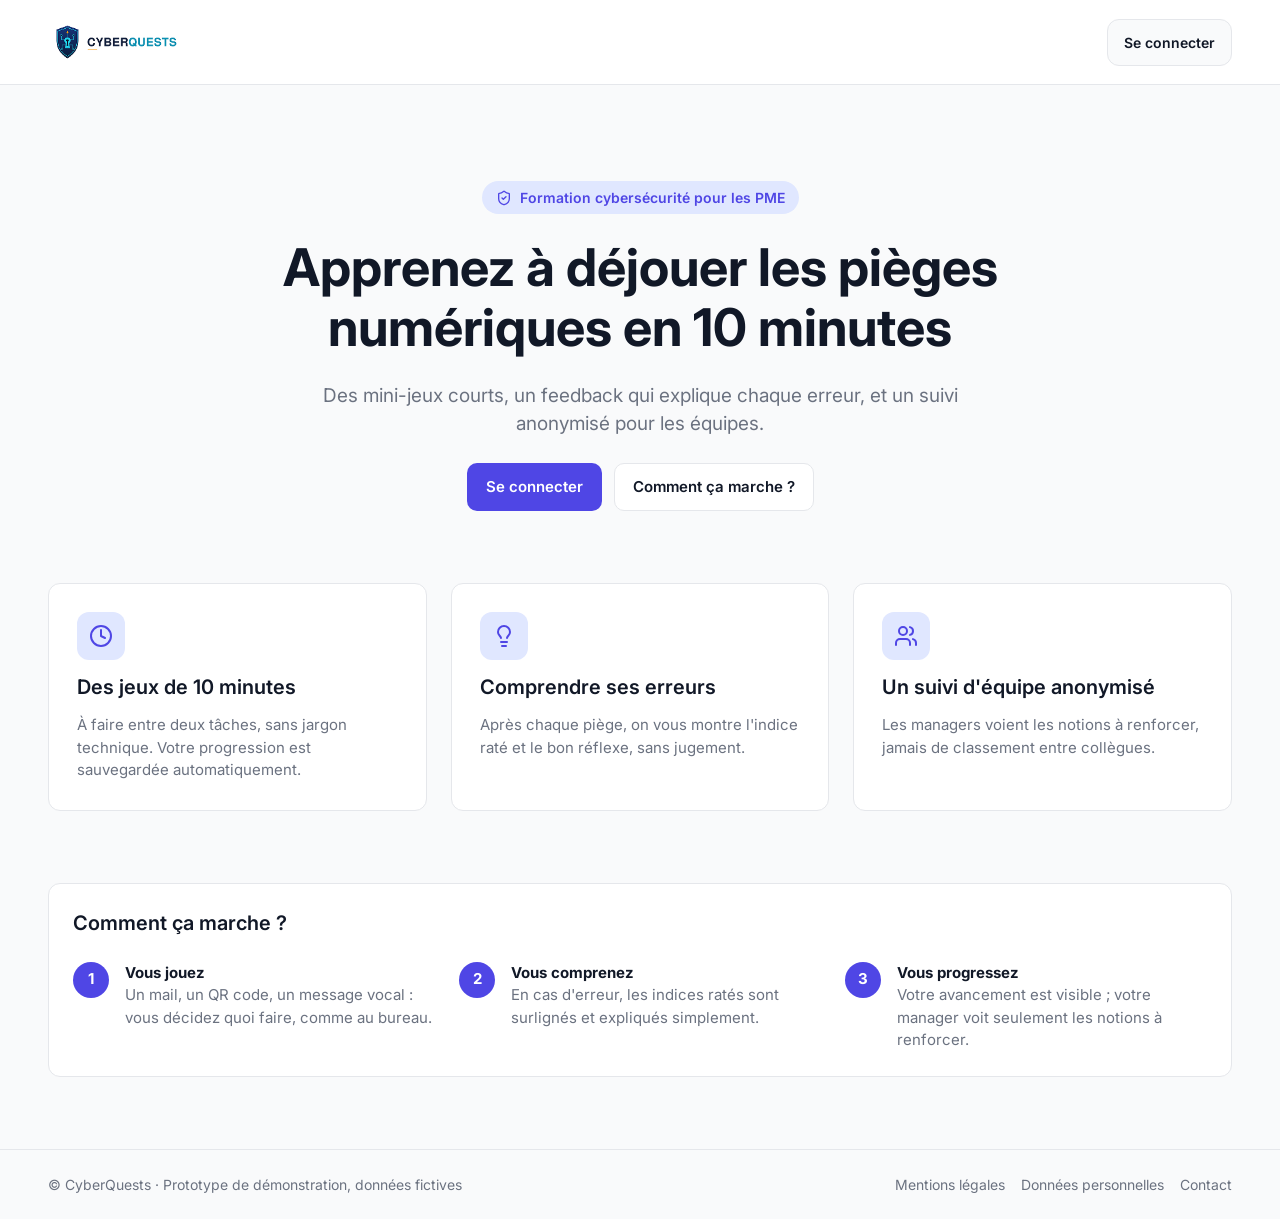
<file: index.html>
<!doctype html>
<html lang="fr">
<head>
  <meta charset="utf-8">
  <meta name="viewport" content="width=device-width, initial-scale=1">
  <title>CyberQuests – Déjouez les pièges numériques en 10 minutes</title>
  <meta name="description" content="Formation cybersécurité pour les PME : des mini-jeux de 10 minutes avec un feedback qui explique chaque erreur.">
  <link rel="preconnect" href="https://fonts.googleapis.com">
  <link rel="preconnect" href="https://fonts.gstatic.com" crossorigin>
  <link href="https://fonts.googleapis.com/css2?family=Inter:wght@400;500;600;700&display=swap" rel="stylesheet">
  <link rel="stylesheet" href="assets/css/style.css">
  <style>
    .hero { display: flex; flex-direction: column; align-items: center; text-align: center; gap: 24px; padding: 96px var(--page-x) 72px; }
    .hero__badge { display: inline-flex; align-items: center; gap: 8px; padding: 6px 14px; border-radius: 999px; background: var(--indigo-light); color: var(--indigo); font-weight: 600; font-size: 14px; }
    .hero h1 { font-size: 52px; line-height: 1.15; max-width: 900px; }
    .hero p { font-size: 19px; color: var(--grey); max-width: 680px; }
    .features { display: grid; grid-template-columns: repeat(3, 1fr); gap: 24px; max-width: 1512px; margin: 0 auto; padding: 0 var(--page-x) 72px; }
    .feature { display: flex; flex-direction: column; gap: 12px; padding: 28px; }
    .feature h2 { font-size: 20px; font-weight: 600; }
    .feature p { color: var(--grey); }
    .how { max-width: 1512px; margin: 0 auto; padding: 0 var(--page-x) 72px; }
    .steps { display: grid; grid-template-columns: repeat(3, 1fr); gap: 24px; margin-top: 24px; }
    .step { display: flex; gap: 16px; align-items: flex-start; }
    .step__num { width: 36px; height: 36px; border-radius: 50%; background: var(--indigo); color: #fff; display: inline-flex; align-items: center; justify-content: center; font-weight: 700; flex-shrink: 0; }
    .footer { border-top: 1px solid var(--border); }
    .footer__inner { max-width: 1512px; margin: 0 auto; padding: 24px var(--page-x); display: flex; justify-content: space-between; gap: 16px; flex-wrap: wrap; color: var(--grey); font-size: 14px; }
    .footer__inner nav { display: flex; gap: 16px; flex-wrap: wrap; }
    @media (max-width: 900px) {
      .hero { padding-top: 56px; }
      .hero h1 { font-size: 34px; }
      .features, .steps { grid-template-columns: 1fr; }
    }
  </style>
</head>
<body>
  <header class="header">
    <div class="header__inner">
      <a class="logo" href="index.html"><img src="assets/img/logo.png" alt="CyberQuests – accueil"></a>
      <a class="profile-btn" href="connexion.html">Se connecter</a>
    </div>
  </header>

  <main>
    <section class="hero">
      <span class="hero__badge"><svg width="16" height="16" viewBox="0 0 24 24" fill="none" stroke="currentColor" stroke-width="2" stroke-linecap="round" stroke-linejoin="round" aria-hidden="true"><path d="M20 13c0 5-3.5 7.5-7.66 8.95a1 1 0 0 1-.67-.01C7.5 20.5 4 18 4 13V6a1 1 0 0 1 1-1c2 0 4.5-1.2 6.24-2.72a1.17 1.17 0 0 1 1.52 0C14.51 3.81 17 5 19 5a1 1 0 0 1 1 1z"/><path d="m9 12 2 2 4-4"/></svg>Formation cybersécurité pour les PME</span>
      <h1>Apprenez à déjouer les pièges numériques en 10 minutes</h1>
      <p>Des mini-jeux courts, un feedback qui explique chaque erreur, et un suivi anonymisé pour les équipes.</p>
      <div class="row" style="flex-wrap:wrap;justify-content:center">
        <a class="btn btn--primary" href="connexion.html">Se connecter</a>
        <a class="btn btn--secondary" href="#comment">Comment ça marche ?</a>
      </div>
    </section>

    <section class="features" aria-label="Avantages">
      <article class="card feature">
        <span class="icon-box"><svg width="24" height="24" viewBox="0 0 24 24" fill="none" stroke="currentColor" stroke-width="2" stroke-linecap="round" stroke-linejoin="round" aria-hidden="true"><circle cx="12" cy="12" r="10"/><polyline points="12 6 12 12 16 14"/></svg></span>
        <h2>Des jeux de 10 minutes</h2>
        <p>À faire entre deux tâches, sans jargon technique. Votre progression est sauvegardée automatiquement.</p>
      </article>
      <article class="card feature">
        <span class="icon-box"><svg width="24" height="24" viewBox="0 0 24 24" fill="none" stroke="currentColor" stroke-width="2" stroke-linecap="round" stroke-linejoin="round" aria-hidden="true"><path d="M15 14c.2-1 .7-1.7 1.5-2.5 1-.9 1.5-2.2 1.5-3.5A6 6 0 0 0 6 8c0 1 .2 2.2 1.5 3.5.7.7 1.3 1.5 1.5 2.5"/><path d="M9 18h6"/><path d="M10 22h4"/></svg></span>
        <h2>Comprendre ses erreurs</h2>
        <p>Après chaque piège, on vous montre l'indice raté et le bon réflexe, sans jugement.</p>
      </article>
      <article class="card feature">
        <span class="icon-box"><svg width="24" height="24" viewBox="0 0 24 24" fill="none" stroke="currentColor" stroke-width="2" stroke-linecap="round" stroke-linejoin="round" aria-hidden="true"><path d="M16 21v-2a4 4 0 0 0-4-4H6a4 4 0 0 0-4 4v2"/><circle cx="9" cy="7" r="4"/><path d="M22 21v-2a4 4 0 0 0-3-3.87"/><path d="M16 3.13a4 4 0 0 1 0 7.75"/></svg></span>
        <h2>Un suivi d'équipe anonymisé</h2>
        <p>Les managers voient les notions à renforcer, jamais de classement entre collègues.</p>
      </article>
    </section>

    <section class="how" id="comment">
      <div class="card">
        <h2 class="card__title">Comment ça marche ?</h2>
        <div class="steps">
          <div class="step"><span class="step__num">1</span><div><strong>Vous jouez</strong><p class="muted">Un mail, un QR code, un message vocal : vous décidez quoi faire, comme au bureau.</p></div></div>
          <div class="step"><span class="step__num">2</span><div><strong>Vous comprenez</strong><p class="muted">En cas d'erreur, les indices ratés sont surlignés et expliqués simplement.</p></div></div>
          <div class="step"><span class="step__num">3</span><div><strong>Vous progressez</strong><p class="muted">Votre avancement est visible ; votre manager voit seulement les notions à renforcer.</p></div></div>
        </div>
      </div>
    </section>
  </main>

  <footer class="footer">
    <div class="footer__inner">
      <span>© CyberQuests · Prototype de démonstration, données fictives</span>
      <nav aria-label="Liens légaux"><a href="#">Mentions légales</a><a href="#">Données personnelles</a><a href="#">Contact</a></nav>
    </div>
  </footer>
</body>
</html>
</file>
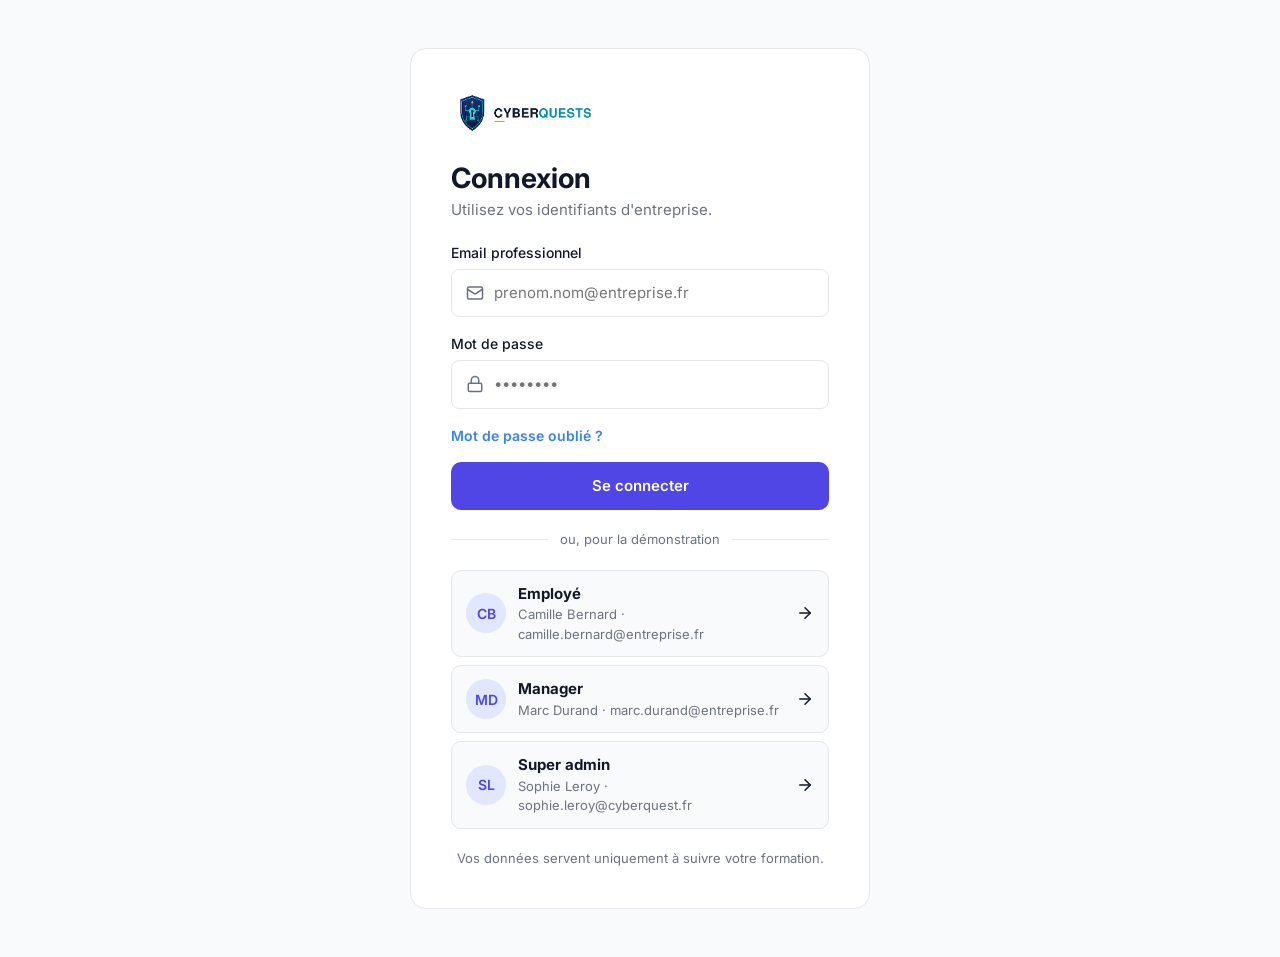
<file: accueil.html>
<!doctype html>
<html lang="fr">
<head>
  <meta charset="utf-8">
  <meta name="viewport" content="width=device-width, initial-scale=1">
  <title>Mes parcours – CyberQuests</title>
  <link rel="preconnect" href="https://fonts.googleapis.com">
  <link rel="preconnect" href="https://fonts.gstatic.com" crossorigin>
  <link href="https://fonts.googleapis.com/css2?family=Inter:wght@400;500;600;700&display=swap" rel="stylesheet">
  <link rel="stylesheet" href="assets/css/style.css">
  <style>
    .theme__head { display: flex; align-items: center; justify-content: space-between; gap: 16px; margin-bottom: 20px; }
    .quiz-list { display: flex; flex-direction: column; gap: 12px; }
    .quiz-item { display: flex; align-items: center; justify-content: space-between; gap: 16px; padding: 16px; border: 1px solid var(--border); border-radius: var(--radius-sm); background: var(--bg); }
    .quiz-item:hover { border-color: #C7D2FE; background: #fff; }
    .quiz-item__title { font-weight: 600; font-size: 16px; }
  </style>
</head>
<body>
  <header id="app-header"></header>
  <main>
    <div class="container">
      <div>
        <h1 class="page-title">Explorer les thèmes</h1>
        <p class="page-subtitle">Choisissez un thème pour accéder à ses quiz et défis.</p>
      </div>
      <div class="stack" id="themes"></div>
      <p class="note"><span data-icon="info"></span>Prototype : chaque bouton « Jouer » lance le mini-jeu de démonstration sur le phishing.</p>
    </div>
  </main>

  <script src="assets/js/data.js"></script>
  <script src="assets/js/app.js"></script>
  <script src="assets/js/db.js"></script>
  <script>
    boot(null, async user => {
      renderHeader("parcours");
      $$("[data-icon]").forEach(s => s.outerHTML = icon(s.dataset.icon, 16));

      const SHOW = { cyber: 3, info: 2, ia: 2 };
      const expanded = new Set();

      function render() {
        $("#themes").innerHTML = DATA.themes.map(t => {
          const open = expanded.has(t.id);
          const list = open ? t.quizzes : t.quizzes.slice(0, SHOW[t.id]);
          return `
            <section class="card" aria-labelledby="t-${t.id}">
              <div class="theme__head">
                <div class="row" style="gap:16px">
                  <span class="icon-box icon-box--round">${icon(t.icon, 24)}</span>
                  <div><h2 id="t-${t.id}" style="font-size:20px;font-weight:600">${t.name}</h2><p class="small muted">${t.quizzes.length} quiz disponibles</p></div>
                </div>
                <button class="link" data-toggle="${t.id}" aria-expanded="${open}">${open ? "Réduire" : "Voir tout"} ${icon(open ? "chevronDown" : "chevronRight", 16)}</button>
              </div>
              <div class="quiz-list">
                ${list.map(q => `
                  <a class="quiz-item" href="jeu.html">
                    <span class="row" style="gap:16px">
                      <span class="icon-box icon-box--sm">${icon("play", 20)}</span>
                      <span><span class="quiz-item__title" style="display:block">Quiz : ${esc(q.title)}</span><span class="small muted">${q.questions} questions • Niveau : ${q.level}</span></span>
                    </span>
                    <span class="link">Jouer ${icon("chevronRight", 16)}</span>
                  </a>`).join("")}
              </div>
            </section>`;
        }).join("");
        $$("[data-toggle]").forEach(b => b.addEventListener("click", () => {
          const id = b.dataset.toggle;
          expanded.has(id) ? expanded.delete(id) : expanded.add(id);
          render();
        }));
      }
      render();
    }, ["themes"]);
  </script>
</body>
</html>
</file>
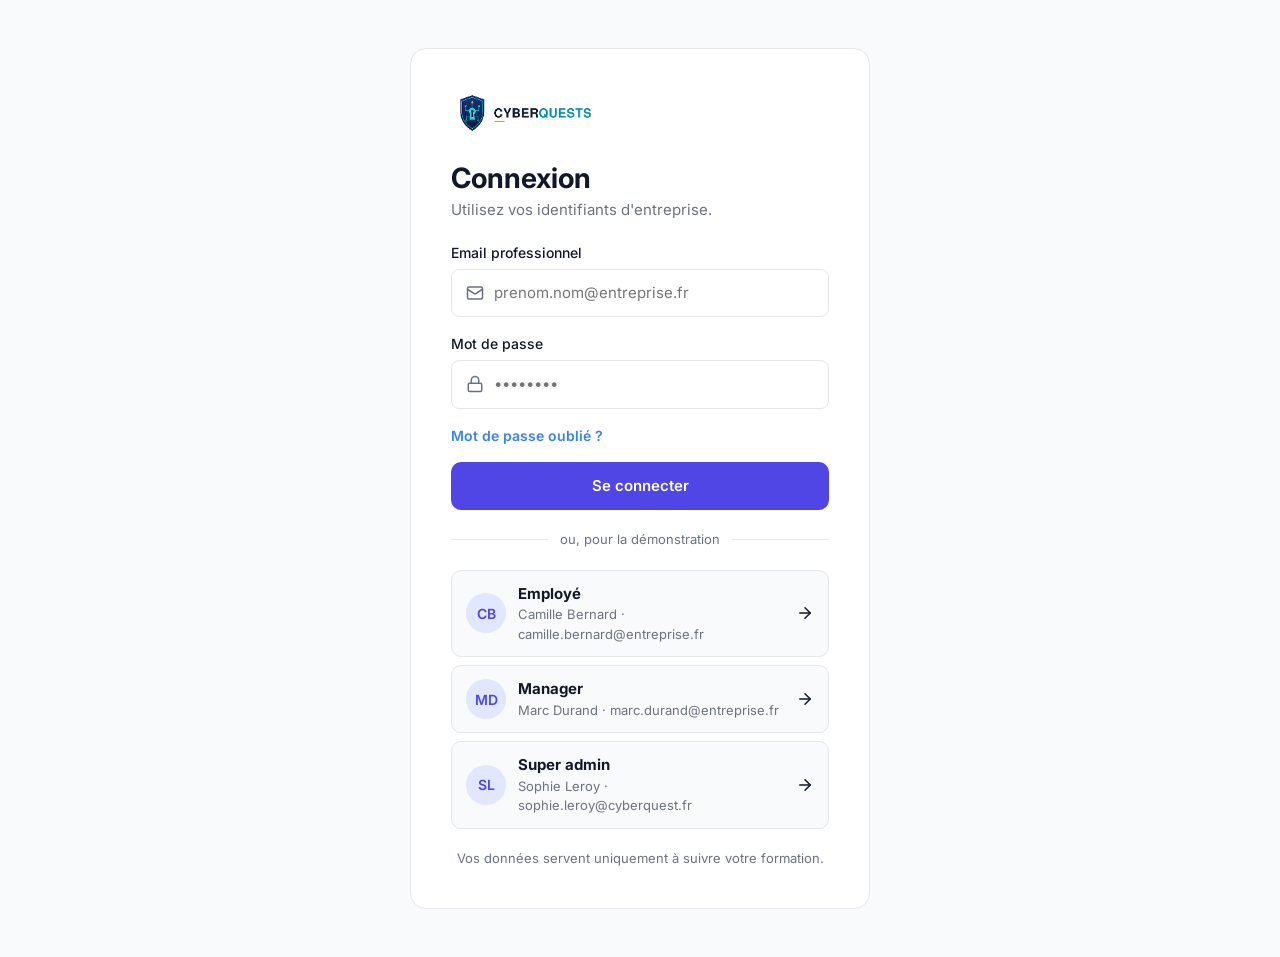
<file: admin-apercu.html>
<!doctype html>
<html lang="fr">
<head>
  <meta charset="utf-8">
  <meta name="viewport" content="width=device-width, initial-scale=1">
  <title>Aperçu avant publication – CyberQuests</title>
  <link rel="preconnect" href="https://fonts.googleapis.com">
  <link rel="preconnect" href="https://fonts.gstatic.com" crossorigin>
  <link href="https://fonts.googleapis.com/css2?family=Inter:wght@400;500;600;700&display=swap" rel="stylesheet">
  <link rel="stylesheet" href="assets/css/style.css">
  <style>
    .preview-bar { background: var(--indigo-light); }
    .preview-bar__inner { max-width: 1512px; margin: 0 auto; padding: 16px var(--page-x); display: flex; align-items: center; gap: 16px; flex-wrap: wrap; }
    .frame { width: 100%; max-width: 900px; margin: 0 auto; padding: 32px; border: 2px dashed var(--indigo); border-radius: var(--radius-lg); background: #fff; display: flex; flex-direction: column; gap: 24px; }
    .player { display: flex; align-items: center; gap: 16px; padding: 16px 20px; border: 1px solid var(--border); border-radius: var(--radius); background: var(--bg); }
    .play { width: 44px; height: 44px; border-radius: 50%; background: var(--indigo); color: #fff; display: inline-flex; align-items: center; justify-content: center; flex-shrink: 0; }
    .wave { display: flex; align-items: center; gap: 3px; height: 32px; margin-top: 8px; }
    .wave span { width: 4px; border-radius: 2px; background: var(--border); }
    .wave span.on { background: var(--indigo); }
    .situation { padding: 16px; border-radius: 10px; background: var(--bg); }
    .answers { display: grid; grid-template-columns: repeat(auto-fit, minmax(220px, 1fr)); gap: 16px; }
    .answers .option { flex-direction: column; align-items: flex-start; }
  </style>
</head>
<body>
  <header id="app-header"></header>
  <div class="preview-bar">
    <div class="preview-bar__inner" id="bar"></div>
  </div>
  <main>
    <div class="container" id="content"></div>
  </main>

  <script src="assets/js/data.js"></script>
  <script src="assets/js/app.js"></script>
  <script src="assets/js/db.js"></script>
  <script>
    boot(["admin"], async user => {
      renderHeader("admin");

      const q = Questions.get(param("id"));

      if (!q) {
        $("#content").innerHTML = `<div class="card empty">Question introuvable. <a class="link" href="admin.html">Retour à l'administration</a></div>`;
      } else {
        const p = parcoursById(q.parcours);
        const complete = q.situation && q.reponses && q.reponses.length >= 2;
        const isDraft = q.statut !== "publie";

        $("#bar").innerHTML = `
          <span style="color:var(--indigo)">${icon("eye", 22)}</span>
          <div class="grow">
            <strong style="color:var(--indigo)">Aperçu : voici ce que verront les employés</strong>
            <div class="small">${isDraft ? "Rien n'est publié tant que vous n'avez pas cliqué sur « Publier »." : "Cette question est déjà publiée."}</div>
          </div>
          <a class="btn btn--secondary" href="admin-question.html?id=${q.id}">${icon("edit", 18)} Modifier</a>
          ${isDraft
            ? `<button class="btn btn--primary" id="publish" ${complete ? "" : "disabled"}>${icon("send", 18)} Publier dans « ${esc(p.name)} »</button>`
            : `<a class="btn btn--primary" href="admin.html?parcours=${q.parcours}">Retour au parcours</a>`}`;

        if (!complete) {
          $("#content").innerHTML = `
            <div class="frame" style="align-items:center;text-align:center">
              <span class="icon-box icon-box--orange" style="border-radius:50%">${icon("warning", 24)}</span>
              <h1 style="font-size:24px">Aperçu indisponible</h1>
              <p class="muted">Cette question n'a pas encore de mise en situation ni de réponses. Complétez-la pour voir l'aperçu.</p>
              <a class="btn btn--primary" href="admin-question.html?id=${q.id}">${icon("edit", 18)} Compléter la question</a>
            </div>`;
        } else {
          const audio = q.format === "Message vocal";
          const heights = [8,14,22,12,18,26,10,16,24,30,14,20,8,18,26,12,22,16,10,20,28,14,18,8,24,12,16,22,10,18,26,14,20,12,8,16,22,18,10,14];
          const media = audio ? `
            <div class="player">
              <button class="play" id="play" aria-label="Lire le message">${icon("play", 18)}</button>
              <div class="grow">
                <strong>Message vocal${q.fichier ? " · " + esc(q.fichier) : ""} · 0:18</strong>
                <div class="wave" id="wave">${heights.map(h => `<span style="height:${h}px"></span>`).join("")}</div>
              </div>
            </div>
            <div class="situation"><div class="label-caps" style="margin-bottom:6px">Transcription</div><p>${esc(q.situation)}</p></div>`
            : `<div class="situation"><div class="row" style="gap:8px;margin-bottom:6px;color:var(--grey)">${icon(FORMAT_ICONS[q.format] || "file", 16)}<span class="label-caps">${esc(q.format)}</span></div><p>${esc(q.situation)}</p>${q.fichier ? `<p class="small muted" style="margin-top:8px">${icon("paperclip", 14)} ${esc(q.fichier)}</p>` : ""}</div>`;

          $("#content").innerHTML = `
            <div class="frame">
              <div style="text-align:center">
                <h1 style="font-size:26px">${audio ? "Vous recevez ce message vocal. Que faites-vous ?" : "Que faites-vous dans cette situation ?"}</h1>
                <p class="muted">Mini-jeu · ${esc(p.name)} · ${esc(q.titre)}</p>
              </div>
              ${media}
              <div class="answers" id="answers">
                ${q.reponses.map((r, i) => `<button class="option" data-i="${i}"><strong>${esc(r)}</strong></button>`).join("")}
              </div>
              <div id="feedback"></div>
            </div>
            <p class="note" style="justify-content:center">${icon("info", 16)} Vous pouvez cliquer sur une réponse pour tester le retour affiché au joueur.</p>`;

          $$("#answers .option").forEach(b => b.addEventListener("click", () => {
            const i = +b.dataset.i, ok = i === q.correct;
            $$("#answers .option").forEach((o, j) => o.className = "option" + (j === q.correct ? " is-correct" : j === i ? " is-wrong" : ""));
            $("#feedback").innerHTML = `
              <div class="alert ${ok ? "alert--success" : "alert--warning"}">
                <span style="color:${ok ? "var(--green)" : "var(--orange)"}">${icon(ok ? "check" : "heart", 20)}</span>
                <div><strong>${ok ? "Bien vu !" : "Oups, c'était un piège… pas d'inquiétude !"}</strong><p>${esc(q.explication)}</p></div>
              </div>`;
          }));

          const play = $("#play");
          if (play) play.addEventListener("click", () => {
            const bars = $$("#wave span");
            let k = 0;
            play.disabled = true;
            const t = setInterval(() => {
              if (k < bars.length) bars[k++].classList.add("on");
              else { clearInterval(t); play.disabled = false; bars.forEach(b => b.classList.remove("on")); }
            }, 60);
          });
        }

        const pub = $("#publish");
        if (pub) pub.addEventListener("click", async () => {
          try { await Questions.upsert({ ...q, statut: "publie" }); } catch (e) { saveError(e); return; }
          flash(`Question publiée : elle apparaît maintenant dans le parcours « ${esc(p.name)} ».`);
          location.href = `admin.html?parcours=${q.parcours}&nouveau=${q.id}`;
        });
      }
    });
  </script>
</body>
</html>
</file>
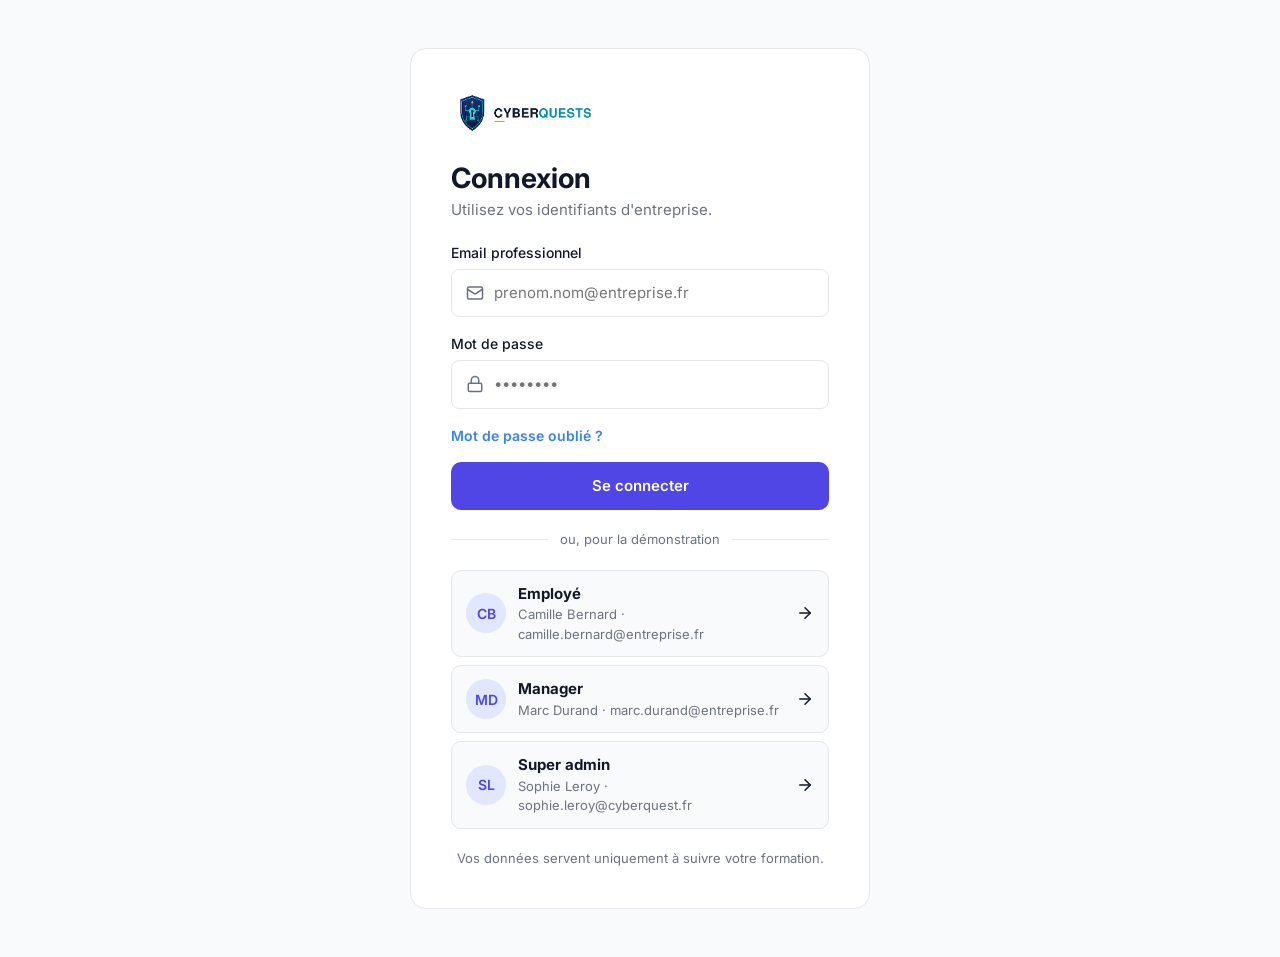
<file: admin-question.html>
<!doctype html>
<html lang="fr">
<head>
  <meta charset="utf-8">
  <meta name="viewport" content="width=device-width, initial-scale=1">
  <title>Nouvelle question – CyberQuests</title>
  <link rel="preconnect" href="https://fonts.googleapis.com">
  <link rel="preconnect" href="https://fonts.gstatic.com" crossorigin>
  <link href="https://fonts.googleapis.com/css2?family=Inter:wght@400;500;600;700&display=swap" rel="stylesheet">
  <link rel="stylesheet" href="assets/css/style.css">
  <style>
    .form { display: flex; flex-direction: column; gap: 20px; }
    .two { display: grid; grid-template-columns: 1fr 1fr; gap: 16px; }
    .dropzone { display: flex; align-items: center; gap: 12px; padding: 14px 16px; border: 1px dashed var(--border); border-radius: var(--radius-sm); background: var(--bg); cursor: pointer; }
    .dropzone:hover { border-color: var(--indigo); }
    .answer { display: flex; align-items: center; gap: 12px; padding: 4px 8px 4px 14px; border: 1px solid var(--border); border-radius: var(--radius-sm); background: #fff; }
    .answer.is-correct { border-color: var(--green); background: var(--green-light); }
    .answer:focus-within { border-color: var(--indigo); box-shadow: 0 0 0 3px var(--indigo-light); }
    .answer input[type="text"] { flex: 1; min-width: 0; border: 0; background: transparent; padding: 10px 0; outline: 0; font-size: 15px; }
    .answer input[type="radio"] { width: 20px; height: 20px; accent-color: var(--green); margin: 0; }
    .form-actions { display: flex; align-items: center; gap: 12px; flex-wrap: wrap; }
    @media (max-width: 700px) { .two { grid-template-columns: 1fr; } }
  </style>
</head>
<body>
  <header id="app-header"></header>
  <main>
    <div class="container container--narrow">
      <nav class="breadcrumb" aria-label="Fil d'Ariane"><a id="back-link" href="admin.html"><span data-icon="chevronLeft"></span> <span id="back-label"></span></a><span>/</span><span id="crumb"></span></nav>
      <div class="page-header">
        <h1 class="page-title" id="page-title">Nouvelle question</h1>
        <button class="btn btn--secondary btn--sm" id="fill-demo" type="button"><span data-icon="bulb"></span> Remplir avec l'exemple (démo)</button>
      </div>

      <form class="card form" id="form" novalidate>
        <div class="alert alert--error" id="form-error" role="alert" hidden></div>

        <div class="two">
          <div class="field">
            <label class="field__label" for="format">Format</label>
            <div class="input"><select id="format"></select><span data-icon="chevronDown"></span></div>
          </div>
          <div class="field">
            <label class="field__label" for="notion">Notion associée</label>
            <div class="input"><select id="notion"></select><span data-icon="chevronDown"></span></div>
          </div>
        </div>

        <div class="field" id="f-titre">
          <label class="field__label" for="titre">Titre</label>
          <div class="input"><input id="titre" type="text" placeholder="Ex. Message vocal de votre directeur" maxlength="90"></div>
          <span class="field__error">Donnez un titre à la question.</span>
        </div>

        <div class="field" id="f-situation">
          <label class="field__label" for="situation">Mise en situation <span class="field__hint">(ce que vit le joueur)</span></label>
          <div class="input"><textarea id="situation" rows="3" placeholder="Ex. Vous recevez un message vocal de votre directeur qui vous demande un virement urgent…"></textarea></div>
          <span class="field__error">Décrivez la situation.</span>
        </div>

        <div class="field">
          <span class="field__label">Fichier <span class="field__hint">(audio, image ou vidéo, facultatif)</span></span>
          <label class="dropzone" for="file">
            <span data-icon="upload" style="color:var(--indigo)"></span>
            <span class="grow"><strong id="file-name" style="display:block">Choisir un fichier</strong><span class="small muted" id="file-info">MP3, PNG, JPG ou MP4 · 10 Mo max</span></span>
            <span class="link">Parcourir</span>
          </label>
          <input class="sr-only" type="file" id="file" accept="audio/*,image/*,video/*">
        </div>

        <div class="field" id="f-reponses">
          <span class="field__label">Réponses possibles <span class="field__hint">(cochez la bonne réponse)</span></span>
          <div class="stack" style="gap:8px" id="answers" role="radiogroup" aria-label="Réponses possibles"></div>
          <button type="button" class="link" id="add-answer" style="align-self:flex-start"><span data-icon="plus"></span> Ajouter une réponse</button>
          <span class="field__error">Il faut au moins 2 réponses remplies et une bonne réponse cochée.</span>
        </div>

        <div class="field" id="f-explication">
          <label class="field__label" for="explication">Explication de l'erreur <span class="field__hint">(affichée au joueur après une erreur)</span></label>
          <div class="input"><textarea id="explication" rows="3" placeholder="Expliquez simplement pourquoi c'était un piège et quel est le bon réflexe."></textarea></div>
          <span class="field__error">L'explication est essentielle : c'est elle qui fait apprendre.</span>
        </div>
      </form>

      <div class="form-actions">
        <a class="btn btn--secondary" id="cancel" href="admin.html">Annuler</a>
        <span class="grow"></span>
        <button class="btn btn--secondary" id="save-draft">Enregistrer le brouillon</button>
        <button class="btn btn--primary" id="preview"><span data-icon="eye"></span> Voir l'aperçu</button>
      </div>
    </div>
  </main>

  <script src="assets/js/data.js"></script>
  <script src="assets/js/app.js"></script>
  <script src="assets/js/db.js"></script>
  <script>
    boot(["admin"], async user => {
      renderHeader("admin");
      $$("[data-icon]").forEach(s => s.outerHTML = icon(s.dataset.icon, 18));

      const editing = param("id") ? Questions.get(param("id")) : null;
      const parcoursId = editing ? editing.parcours : (parcoursById(param("parcours")) ? param("parcours") : "ia");
      const p = parcoursById(parcoursId);
      let answers = editing && editing.reponses ? [...editing.reponses] : ["", "", ""];
      let correct = editing && editing.reponses ? editing.correct : 0;

      $("#back-link").href = $("#cancel").href = "admin.html?parcours=" + parcoursId;
      $("#back-label").textContent = p.name;
      $("#crumb").textContent = editing ? "Modifier une question" : "Nouvelle question";
      $("#page-title").textContent = editing ? "Modifier la question" : "Nouvelle question";
      document.title = $("#page-title").textContent + " – CyberQuests";
      if (editing) $("#fill-demo").hidden = true;

      $("#format").innerHTML = DATA.formats.map(f => `<option>${f}</option>`).join("");
      $("#notion").innerHTML = DATA.notionsList.map(n => `<option>${n}</option>`).join("");

      function fill(q) {
        $("#format").value = q.format || "Mail";
        $("#notion").value = q.notion || DATA.notionsList[0];
        $("#titre").value = q.titre || "";
        $("#situation").value = q.situation || "";
        $("#explication").value = q.explication || "";
        if (q.fichier) { $("#file-name").textContent = q.fichier; $("#file-info").textContent = "Fichier joint · cliquez pour remplacer"; }
      }
      if (editing) fill(editing);
      else if (parcoursId === "ia") { $("#format").value = "Message vocal"; $("#notion").value = "Deepfakes vocaux"; }

      function renderAnswers() {
        $("#answers").innerHTML = answers.map((a, i) => `
          <div class="answer ${i === correct ? "is-correct" : ""}">
            <input type="radio" name="correct" value="${i}" ${i === correct ? "checked" : ""} aria-label="Bonne réponse : réponse ${i + 1}">
            <input type="text" value="${esc(a)}" data-i="${i}" placeholder="Réponse ${i + 1}" aria-label="Réponse ${i + 1}">
            ${i === correct ? '<span class="tag tag--green" style="background:#fff">Bonne réponse</span>' : ""}
            ${answers.length > 2 ? `<button type="button" class="square-btn" style="border:0;background:transparent" data-remove="${i}" aria-label="Supprimer la réponse ${i + 1}">${icon("x", 16)}</button>` : ""}
          </div>`).join("");
        $$('#answers input[type="text"]').forEach(inp => inp.addEventListener("input", () => { answers[+inp.dataset.i] = inp.value; }));
        $$('#answers input[type="radio"]').forEach(r => r.addEventListener("change", () => { correct = +r.value; renderAnswers(); }));
        $$("[data-remove]").forEach(b => b.addEventListener("click", () => {
          const i = +b.dataset.remove;
          answers.splice(i, 1);
          if (correct === i) correct = 0; else if (correct > i) correct--;
          renderAnswers();
        }));
        $("#add-answer").hidden = answers.length >= 5;
      }
      renderAnswers();
      $("#add-answer").addEventListener("click", () => { answers.push(""); renderAnswers(); $$('#answers input[type="text"]').pop().focus(); });

      $("#file").addEventListener("change", e => {
        const f = e.target.files[0];
        if (!f) return;
        $("#file-name").textContent = f.name;
        $("#file-info").textContent = `${Math.max(1, Math.round(f.size / 1024))} Ko · cliquez pour remplacer`;
      });

      $("#fill-demo").addEventListener("click", () => {
        fill({
          format: "Message vocal", notion: "Deepfakes vocaux",
          titre: "Message vocal de votre directeur",
          situation: "« Bonjour, c'est Marc. Je suis en rendez-vous, j'ai besoin que tu fasses un virement de 8 400 € au nouveau fournisseur avant midi. Je t'envoie le RIB par mail. Merci, c'est urgent. »",
          explication: "Une voix peut être imitée par l'IA à partir de quelques secondes d'enregistrement. Pour toute demande d'argent inhabituelle, rappelez la personne sur un numéro que vous connaissez déjà.",
          fichier: "deepfake-directeur.mp3"
        });
        answers = ["Faire le virement tout de suite", "Rappeler le directeur sur son numéro habituel", "Répondre au message vocal pour confirmer"];
        correct = 1;
        renderAnswers();
      });

      /* ---- Validation et enregistrement ---- */
      function collect() {
        return {
          id: editing ? editing.id : uid("q"),
          parcours: parcoursId,
          format: $("#format").value,
          notion: $("#notion").value,
          titre: $("#titre").value.trim(),
          situation: $("#situation").value.trim(),
          fichier: $("#file-name").textContent === "Choisir un fichier" ? "" : $("#file-name").textContent,
          reponses: answers.map(a => a.trim()),
          correct,
          explication: $("#explication").value.trim(),
          statut: editing ? editing.statut : "brouillon"
        };
      }

      function validate(q, full) {
        const checks = {
          "f-titre": !!q.titre,
          "f-situation": !full || !!q.situation,
          "f-reponses": !full || (q.reponses.filter(Boolean).length >= 2 && !!q.reponses[q.correct]),
          "f-explication": !full || !!q.explication
        };
        Object.entries(checks).forEach(([id, ok]) => $("#" + id).classList.toggle("has-error", !ok));
        const ok = Object.values(checks).every(Boolean);
        $("#form-error").hidden = ok;
        if (!ok) {
          $("#form-error").innerHTML = icon("alert", 18) + "<span>Certains champs sont à compléter avant de continuer.</span>";
          $("#form-error").scrollIntoView({ behavior: "smooth", block: "center" });
        }
        return ok;
      }

      function clean(q) {
        const kept = q.reponses.map((r, i) => ({ r, i })).filter(x => x.r);
        return { ...q, reponses: kept.map(x => x.r), correct: Math.max(0, kept.findIndex(x => x.i === q.correct)) };
      }

      $("#save-draft").addEventListener("click", async () => {
        const q = collect();
        if (!validate(q, false)) return;
        try { await Questions.upsert(clean({ ...q, statut: "brouillon" })); } catch (e) { saveError(e); return; }
        flash(`Brouillon « ${esc(q.titre)} » enregistré. Il n'est pas visible par les employés.`);
        location.href = "admin.html?parcours=" + parcoursId;
      });

      $("#preview").addEventListener("click", async () => {
        const q = collect();
        if (!validate(q, true)) return;
        try { await Questions.upsert(clean(q)); } catch (e) { saveError(e); return; }
        location.href = "admin-apercu.html?id=" + q.id;
      });
    });
  </script>
</body>
</html>
</file>
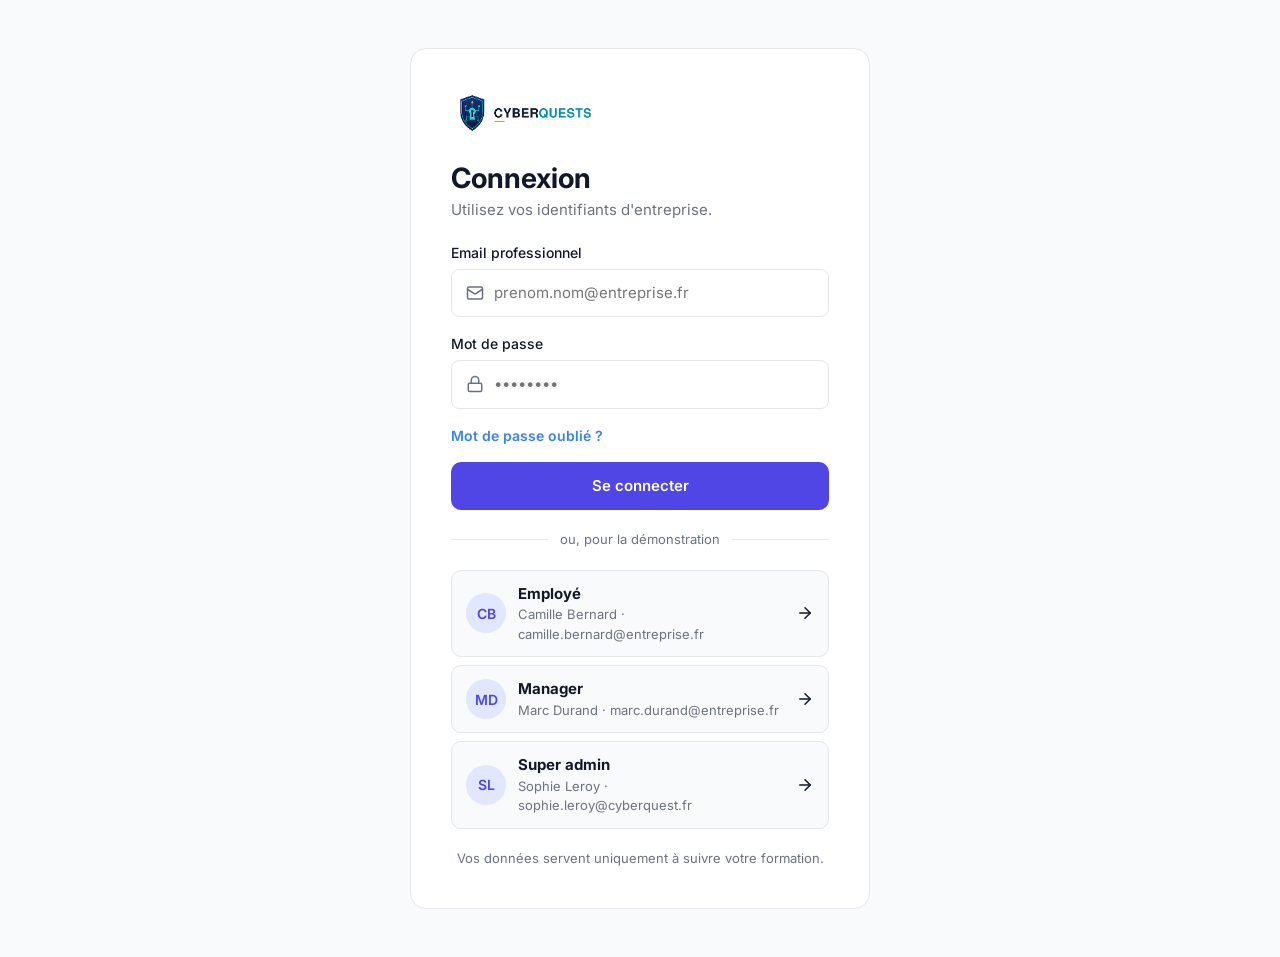
<file: admin.html>
<!doctype html>
<html lang="fr">
<head>
  <meta charset="utf-8">
  <meta name="viewport" content="width=device-width, initial-scale=1">
  <title>Administration – CyberQuests</title>
  <link rel="preconnect" href="https://fonts.googleapis.com">
  <link rel="preconnect" href="https://fonts.gstatic.com" crossorigin>
  <link href="https://fonts.googleapis.com/css2?family=Inter:wght@400;500;600;700&display=swap" rel="stylesheet">
  <link rel="stylesheet" href="assets/css/style.css">
  <style>
    .admin { display: grid; grid-template-columns: 300px 1fr; gap: 24px; align-items: start; }
    .side { padding: 12px; display: flex; flex-direction: column; gap: 4px; }
    .side h2 { font-size: 16px; padding: 8px 8px 12px; }
    .side a { display: block; padding: 10px 12px; border-radius: var(--radius-sm); }
    .side a:hover { background: var(--bg); }
    .side a.is-active { background: var(--indigo-light); }
    .side a.is-active strong { color: var(--indigo); }
    .actions { display: flex; gap: 8px; justify-content: flex-end; }
    @media (max-width: 900px) { .admin { grid-template-columns: minmax(0, 1fr); } }
    @media (max-width: 760px) { .table--stack .actions { justify-content: flex-start; } }
  </style>
</head>
<body>
  <header id="app-header"></header>
  <main>
    <div class="container">
      <div class="admin">
        <nav class="card side" aria-label="Parcours" id="side"></nav>
        <div class="stack" style="gap:20px" id="main"></div>
      </div>
    </div>
  </main>

  <!-- Modale de confirmation de suppression -->
  <div class="modal-overlay" id="delete-modal" hidden>
    <div class="modal modal--sm" role="alertdialog" aria-modal="true" aria-labelledby="delete-title" aria-describedby="delete-desc">
      <div class="modal__body" style="padding-top:28px">
        <span class="icon-box icon-box--red" style="border-radius:50%"><span data-icon="warning"></span></span>
        <h2 class="modal__title" id="delete-title">Supprimer cette question ?</h2>
        <p class="muted" id="delete-desc"></p>
        <div class="alert alert--info" style="background:var(--bg)"><span data-icon="info"></span><span style="color:var(--ink)">Vous pouvez aussi la repasser en brouillon pour la masquer sans la perdre.</span></div>
      </div>
      <div class="modal__foot">
        <button class="btn btn--secondary" data-close>Annuler</button>
        <button class="btn btn--secondary" id="to-draft">Passer en brouillon</button>
        <button class="btn btn--danger" id="confirm-delete"><span data-icon="trash"></span> Supprimer</button>
      </div>
    </div>
  </div>

  <script src="assets/js/data.js"></script>
  <script src="assets/js/app.js"></script>
  <script src="assets/js/db.js"></script>
  <script>
    boot(["admin"], async user => {
      renderHeader("admin");
      $$("[data-icon]").forEach(s => s.outerHTML = icon(s.dataset.icon, s.closest(".icon-box") ? 24 : 18));
      showFlash();

      let current = param("parcours") || "ia";
      if (!parcoursById(current)) current = "ia";
      const highlight = param("nouveau");
      let pendingDelete = null;

      function render() {
        const all = Questions.all();
        const p = parcoursById(current);
        const qs = all.filter(q => q.parcours === current);
        const published = qs.filter(q => q.statut === "publie").length;

        $("#side").innerHTML = `<h2>Parcours</h2>` + DATA.parcours.map(x => {
          const n = all.filter(q => q.parcours === x.id).length;
          return `<a href="admin.html?parcours=${x.id}" data-p="${x.id}" class="${x.id === current ? "is-active" : ""}" ${x.id === current ? 'aria-current="page"' : ""}>
            <strong style="display:block;font-weight:${x.id === current ? 600 : 500}">${x.name}</strong><span class="small muted">${n} question${n > 1 ? "s" : ""}</span></a>`;
        }).join("") + `<button class="link" style="padding:12px" id="new-parcours">${icon("plus", 16)} Nouveau parcours</button>`;

        $("#main").innerHTML = `
          <div class="page-header">
            <div>
              <div class="row"><h1 class="page-title" style="font-size:30px">${p.name}</h1>
                <span class="tag ${published ? "tag--green" : "tag--orange"}">${published ? "Publié" : "Non publié"}</span></div>
              <p class="page-subtitle" style="font-size:15px">Parcours visible par tous les employés · ${published} question${published > 1 ? "s" : ""} publiée${published > 1 ? "s" : ""} sur ${qs.length}</p>
            </div>
            <a class="btn btn--primary" href="admin-question.html?parcours=${current}">${icon("plus", 18)} Ajouter une question</a>
          </div>
          <section class="card card--flush table-wrap">
            <table class="table table--stack">
              <thead><tr><th>Question</th><th>Format</th><th>Statut</th><th style="text-align:right">Actions</th></tr></thead>
              <tbody>
                ${qs.length ? qs.map(q => `
                  <tr class="${q.id === highlight ? "is-new" : ""}">
                    <td style="font-weight:600">${esc(q.titre)}</td>
                    <td class="muted td-inline"><span class="row" style="gap:8px">${icon(FORMAT_ICONS[q.format] || "file", 16)}${esc(q.format)}</span></td>
                    <td class="td-inline">${q.statut === "publie"
                      ? `<span class="tag tag--green">${q.id === highlight ? "Publié · nouveau" : "Publié"}</span>`
                      : '<span class="tag tag--orange">Brouillon</span>'}</td>
                    <td><div class="actions">
                      <a class="square-btn" href="admin-apercu.html?id=${q.id}" aria-label="Aperçu de « ${esc(q.titre)} »" title="Aperçu">${icon("eye", 16)}</a>
                      <a class="square-btn" href="admin-question.html?id=${q.id}" aria-label="Modifier « ${esc(q.titre)} »" title="Modifier">${icon("edit", 16)}</a>
                      <button class="square-btn square-btn--danger" data-delete="${q.id}" aria-label="Supprimer « ${esc(q.titre)} »" title="Supprimer">${icon("trash", 16)}</button>
                    </div></td>
                  </tr>`).join("") : `<tr><td colspan="4" class="empty">Aucune question dans ce parcours pour le moment.</td></tr>`}
              </tbody>
            </table>
          </section>
          <div class="alert alert--info">${icon("info", 18)}<span>Données collectées pour ce parcours : avancement et notions ratées, rattachés à l'équipe. Aucune réponse détaillée n'est conservée.</span></div>`;

        $$("[data-delete]").forEach(b => b.addEventListener("click", () => askDelete(b.dataset.delete)));
        $("#new-parcours").addEventListener("click", () => toast("Création de parcours : prévue dans une prochaine version du prototype."));
      }

      /* ---- Suppression avec confirmation ---- */
      const modal = $("#delete-modal");
      function askDelete(id) {
        const q = Questions.get(id);
        pendingDelete = q;
        $("#delete-desc").textContent = `« ${q.titre} » sera retirée du parcours ${parcoursById(q.parcours).name}. Les employés ne la verront plus. Cette action est définitive.`;
        $("#to-draft").hidden = q.statut === "brouillon";
        openModal(modal);
      }
      $$("[data-close]", modal).forEach(b => b.addEventListener("click", () => closeModal(modal)));
      $("#confirm-delete").addEventListener("click", async () => {
        const deleted = pendingDelete;
        try { await Questions.remove(deleted.id); } catch (e) { saveError(e); return; }
        closeModal(modal); render();
        toast(`Question « ${esc(deleted.titre)} » supprimée.`, {
          label: "Annuler",
          async onClick() {
            try { await Questions.upsert(deleted); } catch (e) { saveError(e); return; }
            render(); toast("Suppression annulée.");
          }
        });
      });
      $("#to-draft").addEventListener("click", async () => {
        try { await Questions.upsert({ ...pendingDelete, statut: "brouillon" }); } catch (e) { saveError(e); return; }
        closeModal(modal); render();
        toast("Question repassée en brouillon : elle n'est plus visible par les employés.");
      });

      render();
    });
  </script>
</body>
</html>
</file>
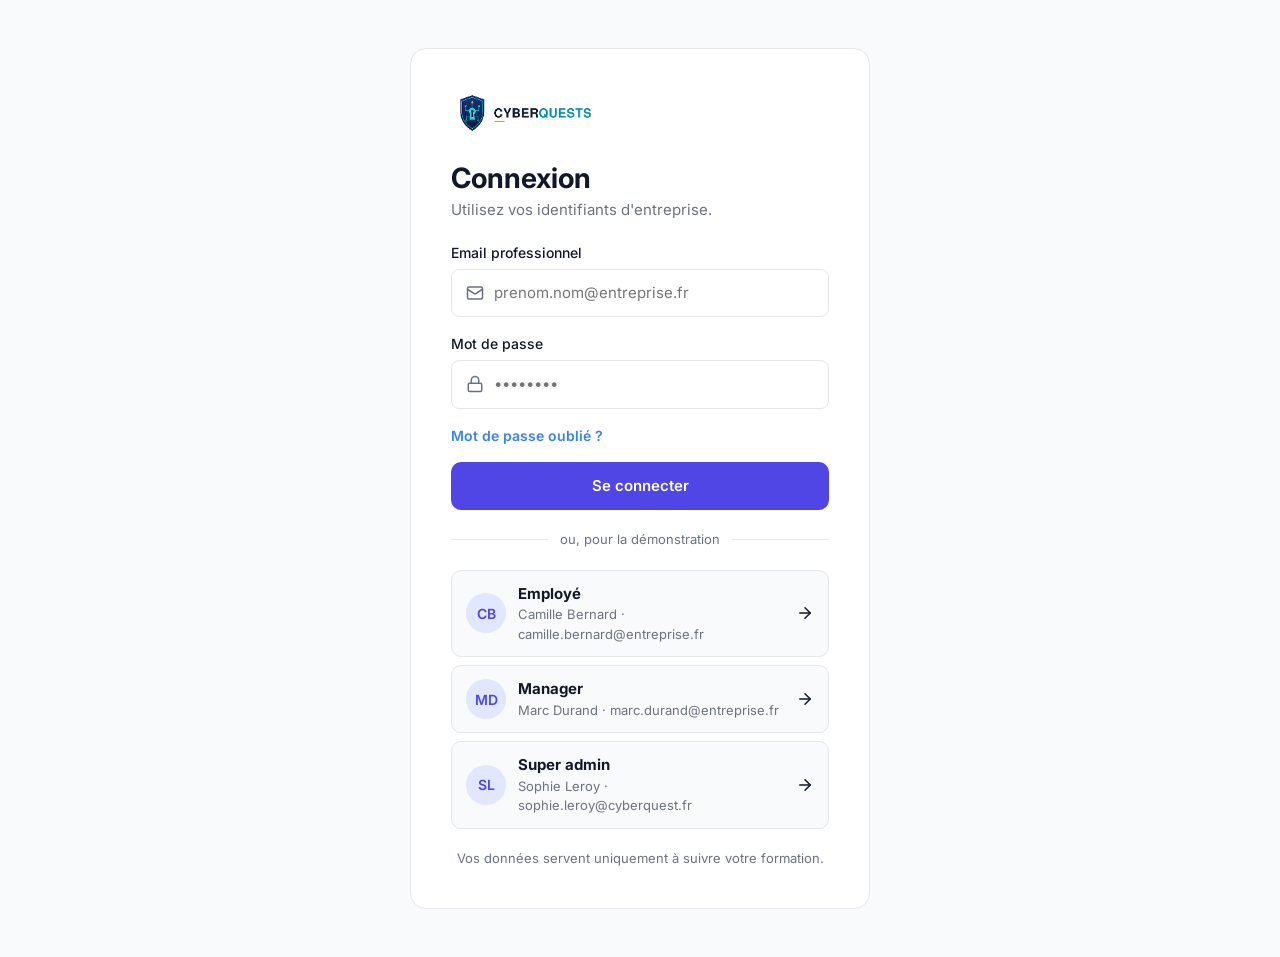
<file: collaborateur.html>
<!doctype html>
<html lang="fr">
<head>
  <meta charset="utf-8">
  <meta name="viewport" content="width=device-width, initial-scale=1">
  <title>Détail collaborateur – CyberQuests</title>
  <link rel="preconnect" href="https://fonts.googleapis.com">
  <link rel="preconnect" href="https://fonts.gstatic.com" crossorigin>
  <link href="https://fonts.googleapis.com/css2?family=Inter:wght@400;500;600;700&display=swap" rel="stylesheet">
  <link rel="stylesheet" href="assets/css/style.css">
  <style>
    .profile { display: flex; align-items: center; gap: 16px; flex-wrap: wrap; }
    .notion-box { display: flex; flex-direction: column; gap: 10px; padding: 16px; border-radius: 10px; background: var(--red-light); }
  </style>
</head>
<body>
  <header id="app-header"></header>
  <main>
    <div class="container" id="content"></div>
  </main>

  <script src="assets/js/data.js"></script>
  <script src="assets/js/app.js"></script>
  <script src="assets/js/db.js"></script>
  <script>
    boot(["manager", "admin"], async user => {
      renderHeader("equipe");

      const person = DATA.team.find(p => p.id === param("id"));
      const total = DATA.parcours.length;

      if (!person) {
        $("#content").innerHTML = `<div class="card empty">Ce collaborateur est introuvable. <a class="link" href="equipe.html">Retour ${user.role === "admin" ? "aux utilisateurs" : "à mon équipe"}</a></div>`;
      } else {
        document.title = person.name + " – CyberQuests";
        const firstName = esc(person.name.split(" ")[0]);

        const modal = setupAssignModal({
          async onAssign({ quizId, due, notify }) {
            let a;
            try { a = await Assignments.add({ personId: person.id, quizId, due, notify }); } catch (e) { saveError(e); return; }
            render(a.id);
            toast(`Quiz « ${quizById(quizId).name} » assigné à ${firstName}.` + (notify ? ` ${firstName} a été prévenu·e.` : ""), {
              label: "Annuler",
              async onClick() {
                try { await Assignments.remove(a.id); } catch (e) { saveError(e); return; }
                render(); toast("Assignation annulée.");
              }
            });
          }
        });
        const openModalFor = preselect => modal.open({
          forLabel: "Pour " + person.name,
          notifyLabel: `Prévenir ${firstName} par une notification`,
          suggested: person.notions,
          preselect
        });

        function render(newId) {
          const { rows, assigned } = personParcours(person);
          const assignedIds = Assignments.forPerson(person.id).map(a => a.quizId);
          const list = [...rows];
          const insertAt = list.findIndex(r => r.status === "todo");
          list.splice(insertAt < 0 ? list.length : insertAt, 0, ...assigned);

          $("#content").innerHTML = `
            <nav class="breadcrumb" aria-label="Fil d'Ariane"><a href="equipe.html">${icon("chevronLeft", 16)} ${user.role === "admin" ? "Utilisateurs" : "Mon équipe"}</a><span>/</span><span>${esc(person.name)}</span></nav>

            <section class="card profile">
              <span class="avatar avatar--lg">${esc(person.initials)}</span>
              <div class="grow">
                <h1 style="font-size:26px">${esc(person.name)}</h1>
                <p class="muted">${[person.job, person.service].filter(Boolean).map(esc).join(" · ")} · Dernière activité : ${person.last.toLowerCase()}</p>
              </div>
              <button class="btn btn--primary" id="add-quiz">${icon("plus", 18)} Ajouter un quiz</button>
            </section>

            <div class="cols">
              <section class="card">
                <div class="row row--between" style="flex-wrap:wrap;margin-bottom:8px">
                  <h2 class="card__title">Avancement de la formation</h2>
                  <div class="row"><strong>${person.done} / ${total}</strong><div style="width:240px">${progressBar(person.done, total)}</div></div>
                </div>
                ${list.map(r => {
                  const html = statusRow(r.name, r.meta, r.status, r.assignmentId ? `<button class="square-btn" data-cancel="${r.assignmentId}" aria-label="Retirer ce quiz" title="Retirer ce quiz">${icon("x", 16)}</button>` : "");
                  return newId && r.assignmentId === newId ? html.replace('class="list-row"', 'class="list-row" style="background:var(--green-light);margin:0 -24px;padding-left:24px;padding-right:24px"') : html;
                }).join("")}
              </section>

              <div class="stack">
                <section class="card stack" style="gap:12px">
                  <h2 class="card__title">Notions à revoir</h2>
                  ${person.notions.length ? person.notions.map(id => {
                    const q = quizById(id);
                    const already = assignedIds.includes(id);
                    return `
                      <div class="notion-box">
                        <strong style="color:var(--red)">${q.name}</strong>
                        <p class="small">${id === "pj" ? "Difficulté à repérer les fichiers inattendus (.zip, .exe)." : id === "qr" ? "Scanne les QR codes sans vérifier leur provenance." : "Notion à consolider."}</p>
                        ${already ? '<span class="small muted" style="font-weight:600">Quiz déjà assigné</span>'
                          : `<button class="link" data-suggest="${id}" style="align-self:flex-start">Assigner le quiz conseillé ${icon("arrowRight", 16)}</button>`}
                      </div>`;
                  }).join("") : `<p class="alert alert--success">${person.done === 0 ? "Pas encore de résultat : " + firstName + " n'a pas commencé sa formation." : "Aucune notion à revoir pour le moment."}</p>`}
                </section>
                <div class="alert alert--info">${icon("info", 18)}<span class="small">Les réponses détaillées et les scores de ${firstName} ne sont pas visibles. Vous voyez seulement l'avancement et les notions à renforcer.</span></div>
              </div>
            </div>`;

          $("#add-quiz").addEventListener("click", () => openModalFor());
          $$("[data-suggest]").forEach(b => b.addEventListener("click", () => openModalFor(b.dataset.suggest)));
          $$("[data-cancel]").forEach(b => b.addEventListener("click", async () => {
            try { await Assignments.remove(b.dataset.cancel); } catch (e) { saveError(e); return; }
            render(); toast("Quiz retiré.");
          }));
        }
        render();
      }
    });
  </script>
</body>
</html>
</file>
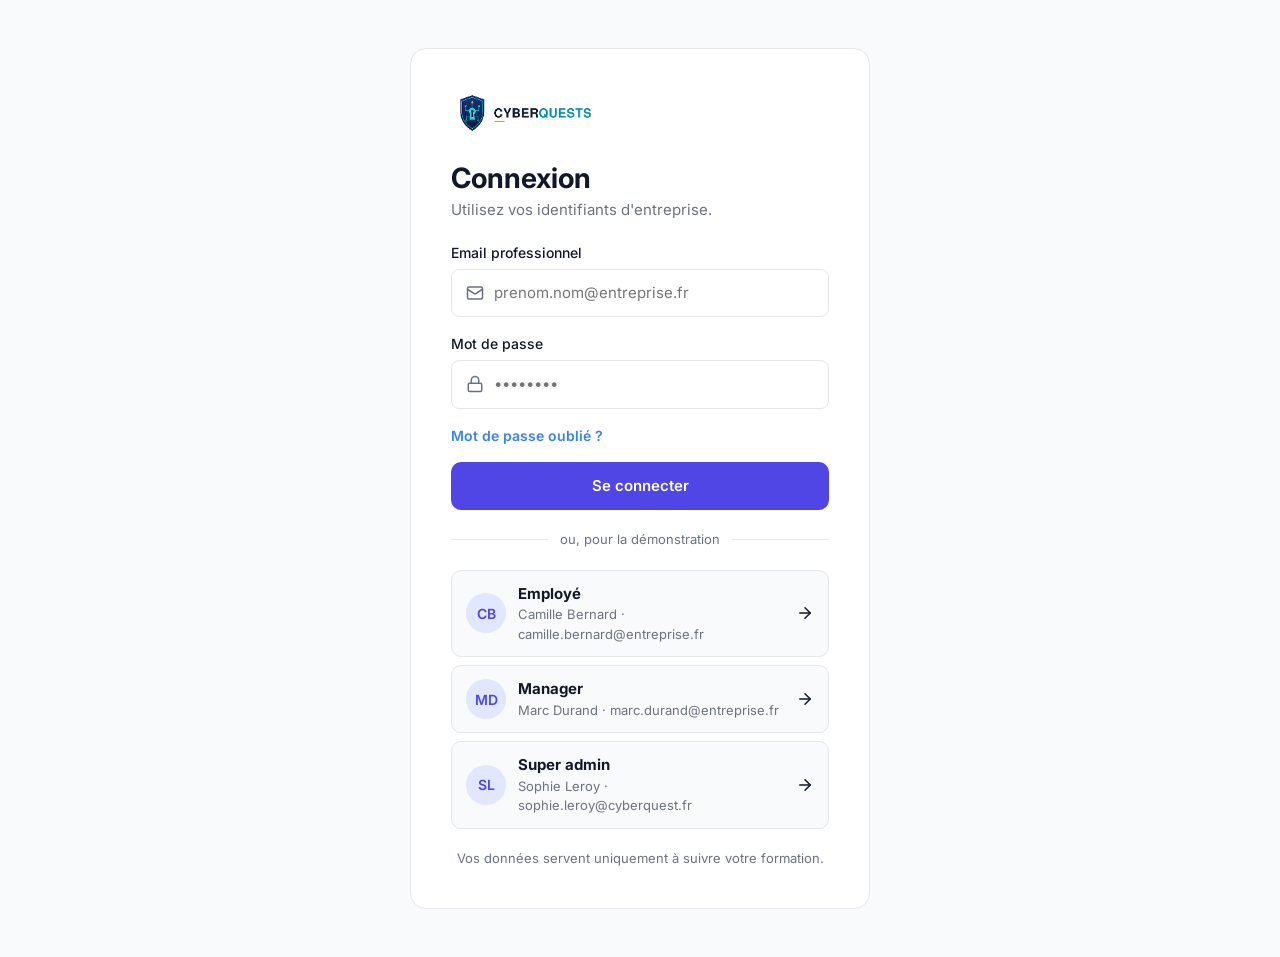
<file: connexion.html>
<!doctype html>
<html lang="fr">
<head>
  <meta charset="utf-8">
  <meta name="viewport" content="width=device-width, initial-scale=1">
  <title>Connexion – CyberQuests</title>
  <link rel="preconnect" href="https://fonts.googleapis.com">
  <link rel="preconnect" href="https://fonts.gstatic.com" crossorigin>
  <link href="https://fonts.googleapis.com/css2?family=Inter:wght@400;500;600;700&display=swap" rel="stylesheet">
  <link rel="stylesheet" href="assets/css/style.css">
  <style>
    main { display: flex; align-items: center; justify-content: center; padding: 48px 16px; }
    .login { width: 100%; max-width: 460px; padding: 40px; display: flex; flex-direction: column; gap: 20px; border-radius: var(--radius-lg); }
    .login img { height: 48px; width: auto; align-self: flex-start; }
    .demo { display: grid; gap: 8px; }
    .demo button { display: flex; align-items: center; gap: 12px; padding: 12px 14px; border: 1px solid var(--border); border-radius: 10px; text-align: left; background: var(--bg); }
    .demo button:hover { border-color: var(--indigo); background: var(--indigo-light); }
    .divider { display: flex; align-items: center; gap: 12px; color: var(--grey); font-size: 13px; }
    .divider::before, .divider::after { content: ""; flex: 1; height: 1px; background: var(--border); }
  </style>
</head>
<body>
  <main>
    <div class="card login">
      <a href="index.html"><img src="assets/img/logo.png" alt="CyberQuests – retour à l'accueil"></a>
      <div>
        <h1 style="font-size:28px">Connexion</h1>
        <p class="muted">Utilisez vos identifiants d'entreprise.</p>
      </div>

      <div class="alert alert--error" id="login-error" role="alert" hidden></div>
      <div class="alert alert--info" id="login-info" role="status" hidden></div>

      <form id="login-form" class="stack" style="gap:16px" novalidate>
        <div class="field">
          <label class="field__label" for="email">Email professionnel</label>
          <div class="input" id="email-box"><span aria-hidden="true" data-icon="mail"></span><input id="email" type="email" autocomplete="username" placeholder="prenom.nom@entreprise.fr" required></div>
        </div>
        <div class="field">
          <label class="field__label" for="password">Mot de passe</label>
          <div class="input" id="password-box"><span aria-hidden="true" data-icon="lock"></span><input id="password" type="password" autocomplete="current-password" placeholder="••••••••" required></div>
        </div>
        <a href="#" class="link" id="forgot" style="align-self:flex-start">Mot de passe oublié ?</a>
        <button class="btn btn--primary btn--block" type="submit" id="submit">Se connecter</button>
      </form>

      <div class="divider">ou, pour la démonstration</div>
      <div class="demo" id="demo-accounts"></div>

      <p class="small muted" style="text-align:center">Vos données servent uniquement à suivre votre formation.</p>
    </div>
  </main>

  <script src="assets/js/data.js"></script>
  <script src="assets/js/app.js"></script>
  <script src="assets/js/db.js"></script>
  <script>
    $$("[data-icon]").forEach(s => s.outerHTML = icon(s.dataset.icon, 18));

    const errorBox = $("#login-error");
    const infoBox = $("#login-info");

    if (param("refus")) {
      infoBox.hidden = false;
      infoBox.innerHTML = icon("info", 18) + "<span>Cette page n'est pas accessible avec ce compte. Connectez-vous avec un autre rôle.</span>";
    }

    const showError = msg => {
      errorBox.hidden = false;
      errorBox.innerHTML = icon("alert", 18) + `<span>${msg}</span>`;
      $("#password-box").classList.add("input--error");
    };

    async function login(email, password) {
      let user;
      try { user = await Auth.login(email, password); }
      catch (e) { showError("Impossible de charger les comptes. Ouvrez le site via un serveur (voir README)."); return; }
      if (!user) { showError("Email ou mot de passe incorrect. Vérifiez vos identifiants ou réinitialisez votre mot de passe."); return; }
      location.href = homeFor(user.role);
    }

    $("#login-form").addEventListener("submit", e => {
      e.preventDefault();
      infoBox.hidden = true;
      $("#password-box").classList.remove("input--error");
      const email = $("#email").value.trim().toLowerCase();
      const pwd = $("#password").value;
      if (!email || !pwd) { showError("Renseignez votre email et votre mot de passe."); return; }
      login(email, pwd);
    });

    $("#forgot").addEventListener("click", e => {
      e.preventDefault();
      errorBox.hidden = true;
      infoBox.hidden = false;
      infoBox.innerHTML = icon("mail", 18) + "<span>Dans la version réelle, un lien de réinitialisation serait envoyé par mail. Pour la démo, le mot de passe est <strong>demo</strong>.</span>";
    });

    $("#demo-accounts").innerHTML = DATA.demoAccounts.map(u => `
      <button type="button" data-email="${u.email}">
        <span class="avatar">${u.initials}</span>
        <span class="grow"><strong>${DATA.roleLabels[u.role]}</strong><span class="small muted" style="display:block">${u.name} · ${u.email}</span></span>
        ${icon("arrowRight", 18)}
      </button>`).join("");
    $$("#demo-accounts button").forEach(b => b.addEventListener("click", () => login(b.dataset.email, DATA.demoPassword)));
  </script>
</body>
</html>
</file>
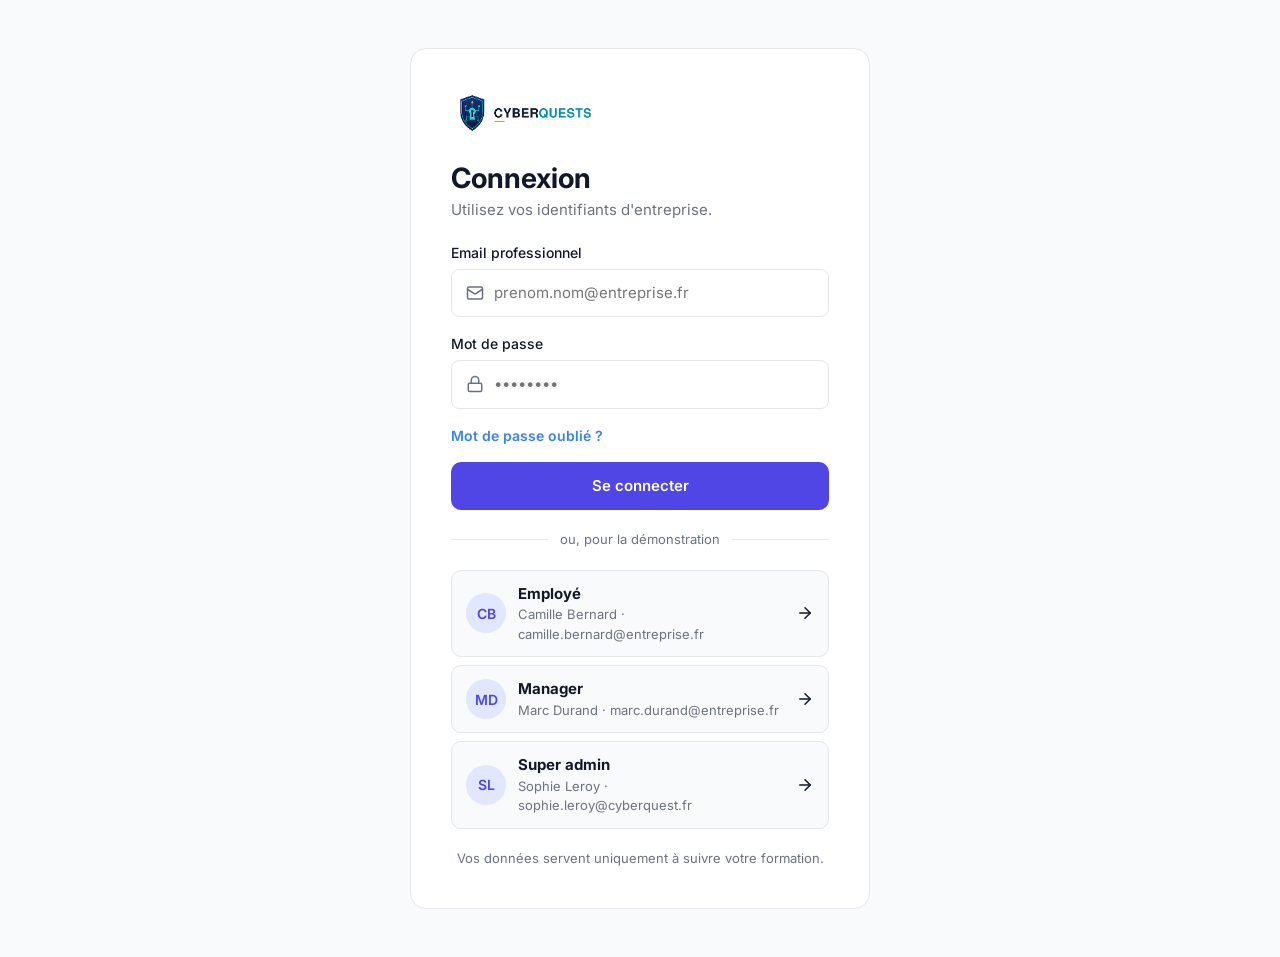
<file: equipe.html>
<!doctype html>
<html lang="fr">
<head>
  <meta charset="utf-8">
  <meta name="viewport" content="width=device-width, initial-scale=1">
  <title>Mon équipe – CyberQuests</title>
  <link rel="preconnect" href="https://fonts.googleapis.com">
  <link rel="preconnect" href="https://fonts.gstatic.com" crossorigin>
  <link href="https://fonts.googleapis.com/css2?family=Inter:wght@400;500;600;700&display=swap" rel="stylesheet">
  <link rel="stylesheet" href="assets/css/style.css">
  <style>
    .notions { display: grid; grid-template-columns: repeat(3, 1fr); gap: 16px; margin-top: 20px; }
    .notion { display: flex; flex-direction: column; gap: 12px; padding: 20px; border: 1px solid var(--border); border-radius: 10px; background: var(--bg); }
    .notion__rate { font-size: 32px; font-weight: 700; line-height: 1; }
    .toolbar { display: flex; align-items: center; justify-content: space-between; gap: 16px; flex-wrap: wrap; padding: 24px 24px 20px; }
    .toolbar .input { width: 280px; min-height: 40px; }
    .toolbar select.input { padding: 0 12px; color: var(--ink); font-weight: 500; font-size: 14px; cursor: pointer; }
    .person { display: flex; align-items: center; gap: 12px; }
    .tags { display: flex; gap: 8px; flex-wrap: wrap; }
    .col-progress { width: 280px; }
    @media (max-width: 900px) { .notions { grid-template-columns: 1fr; } .toolbar .input { width: 100%; } }
  </style>
</head>
<body>
  <header id="app-header"></header>
  <main>
    <div class="container">
      <div class="page-header">
        <div>
          <h1 class="page-title" id="team-title">Mon équipe</h1>
          <p class="page-subtitle" id="team-subtitle">Service commercial · <span id="team-count"></span> collaborateurs · Formation à terminer avant le 15 décembre</p>
        </div>
        <button class="btn btn--primary" id="assign-team"><span data-icon="plus"></span> Assigner un quiz à l'équipe</button>
      </div>

      <section class="card">
        <h2 class="card__title" id="notions-title">Notions les plus ratées par l'équipe</h2>
        <p class="card__subtitle">Résultats anonymisés, classés du plus difficile au moins difficile</p>
        <div class="notions" id="notions"></div>
      </section>

      <section class="card card--flush">
        <div class="toolbar">
          <div>
            <h2 class="card__title">Collaborateurs (<span id="list-count"></span>)</h2>
            <p class="card__subtitle">Cliquez sur une personne pour voir son détail et lui assigner un quiz</p>
          </div>
          <div class="row" style="flex-wrap:wrap">
            <label class="input"><span data-icon="search"></span><input type="search" id="search" placeholder="Rechercher un collaborateur" aria-label="Rechercher un collaborateur"></label>
            <select class="input" id="filter" aria-label="Filtrer par statut">
              <option value="all">Statut : Tous</option>
              <option value="done">Formation terminée</option>
              <option value="progress">En cours</option>
              <option value="none">Pas encore commencé</option>
              <option value="revoir">Notions à revoir</option>
              <option value="assigned">Quiz assigné en attente</option>
            </select>
          </div>
        </div>
        <div id="active-filter"></div>
        <div class="table-wrap">
          <table class="table table--stack">
            <thead><tr><th>Collaborateur</th><th>Avancement de la formation</th><th>Notions à revoir</th><th>Dernière activité</th><th><span class="sr-only">Action</span></th></tr></thead>
            <tbody id="rows"></tbody>
          </table>
        </div>
      </section>

      <p class="note"><span data-icon="info"></span>Liste triée par ordre alphabétique. Aucun score brut ni classement n'est affiché.</p>
    </div>
  </main>

  <script src="assets/js/data.js"></script>
  <script src="assets/js/app.js"></script>
  <script src="assets/js/db.js"></script>
  <script>
    boot(["manager", "admin"], async user => {
      renderHeader("equipe");
      $$("[data-icon]").forEach(s => s.outerHTML = icon(s.dataset.icon, 16));
      showFlash();

      const total = DATA.parcours.length;
      let notionFilter = null;
      $("#team-count").textContent = DATA.team.length;
      /* Le super admin (CyberQuest) voit tous les employés : « utilisateurs » plutôt qu'« équipe » */
      const isAdmin = user.role === "admin";
      const ofGroup = isAdmin ? "des utilisateurs" : "de l'équipe";
      if (isAdmin) {
        $("#notions-title").textContent = "Notions les plus ratées par les utilisateurs";
        $("#search").placeholder = "Rechercher un utilisateur";
        $("#search").setAttribute("aria-label", "Rechercher un utilisateur");
        document.title = "Utilisateurs – CyberQuests";
        $("#team-title").textContent = "Utilisateurs";
        $("#team-subtitle").innerHTML = `Tous les employés · ${DATA.team.length} utilisateurs · Formation à terminer avant le 15 décembre`;
        $("#assign-team").innerHTML = `${icon("plus", 16)} Assigner un quiz`;
      }

      /* ---- Cartes « notions les plus ratées » ---- */
      const level = r => r >= 50 ? ["Priorité", "red"] : r >= 30 ? ["À surveiller", "orange"] : ["Bien maîtrisé", "green"];
      $("#notions").innerHTML = DATA.teamNotions.map(n => {
        const [label, color] = level(n.rate);
        return `
          <div class="notion">
            <div class="row row--between"><strong>${n.label}</strong><span class="tag tag--${color}">${label}</span></div>
            <div class="row" style="align-items:flex-end;gap:8px"><span class="notion__rate" style="color:var(--${color})">${n.rate} %</span><span class="small muted">${ofGroup} se trompe</span></div>
            ${progressBar(n.rate, 100, "progress--" + color)}
            ${n.rate >= 30
              ? `<button class="link" data-remind="${n.id}" style="align-self:flex-start">Planifier un rappel collectif ${icon("chevronRight", 16)}</button>`
              : `<button class="link" data-notion="${n.id}" style="align-self:flex-start">Voir les personnes concernées ${icon("chevronRight", 16)}</button>`}
          </div>`;
      }).join("") || `<p class="muted">Pas encore de notion à revoir ${isAdmin ? "chez les utilisateurs" : "dans l'équipe"}.</p>`;

      /* ---- Liste des collaborateurs ---- */
      function statusOf(p) { return p.done === total ? "done" : p.done === 0 ? "none" : "progress"; }

      function render() {
        const q = $("#search").value.trim().toLowerCase();
        const f = $("#filter").value;
        const people = [...DATA.team]
          .sort((a, b) => a.name.localeCompare(b.name, "fr"))
          .filter(p => p.name.toLowerCase().includes(q) || p.job.toLowerCase().includes(q))
          .filter(p => {
            const pending = Assignments.forPerson(p.id).length > 0;
            if (f === "revoir") return p.notions.length > 0;
            if (f === "assigned") return pending;
            return f === "all" || statusOf(p) === f;
          })
          .filter(p => !notionFilter || p.notions.includes(notionFilter));

        $("#list-count").textContent = people.length;
        $("#active-filter").innerHTML = notionFilter
          ? `<div class="row" style="padding:0 24px 16px"><span class="tag tag--indigo">Notion : ${quizById(notionFilter).name}</span><button class="link" id="clear-notion">Retirer le filtre</button></div>` : "";
        if (notionFilter) $("#clear-notion").addEventListener("click", () => { notionFilter = null; render(); });

        $("#rows").innerHTML = people.length ? people.map(p => {
          const pending = Assignments.forPerson(p.id);
          const tags = [
            ...p.notions.map(id => `<span class="tag tag--red">${quizById(id).notion}</span>`),
            ...pending.map(a => `<span class="tag tag--orange">Quiz assigné · ${quizById(a.quizId).notion}</span>`)
          ];
          if (!tags.length) tags.push(p.done === total ? '<span class="tag tag--green">Tout est maîtrisé</span>' : p.done === 0 ? '<span class="tag tag--grey">Pas encore commencé</span>' : '<span class="tag tag--grey">Rien à signaler</span>');
          return `
            <tr class="is-clickable" data-id="${p.id}" tabindex="0">
              <td><div class="person"><span class="avatar">${p.initials}</span><div><div style="font-weight:600">${esc(p.name)}</div><div class="small muted">${esc(p.job)}</div></div></div></td>
              <td class="col-progress"><div class="small" style="font-weight:500;margin-bottom:8px">${p.done} / ${total} parcours terminés</div>${progressBar(p.done, total)}</td>
              <td><div class="tags">${tags.join("")}</div></td>
              <td class="muted td-inline" data-label="Dernière activité : ">${p.last}</td>
              <td class="td-inline td-end" style="text-align:right"><a class="link" href="collaborateur.html?id=${p.id}">Voir le détail ${icon("chevronRight", 16)}</a></td>
            </tr>`;
        }).join("") : `<tr><td colspan="5" class="empty">Aucun ${isAdmin ? "utilisateur" : "collaborateur"} ne correspond à ces critères.</td></tr>`;

        $$("#rows tr[data-id]").forEach(tr => {
          const go = () => location.href = "collaborateur.html?id=" + tr.dataset.id;
          tr.addEventListener("click", e => { if (!e.target.closest("a")) go(); });
          tr.addEventListener("keydown", e => { if (e.key === "Enter") go(); });
        });
      }

      $("#search").addEventListener("input", render);
      $("#filter").addEventListener("change", render);
      $$("[data-notion]").forEach(b => b.addEventListener("click", () => {
        notionFilter = b.dataset.notion; render();
        $("#rows").scrollIntoView({ behavior: "smooth", block: "center" });
      }));

      /* ---- Assignation à toute l'équipe ---- */
      const modal = setupAssignModal({
        async onAssign({ quizId, due, notify }) {
          if (!DATA.team.length) { toast(isAdmin ? "Il n'y a encore aucun utilisateur." : "Votre équipe ne compte encore aucun collaborateur."); return; }
          const group = uid("g");
          try {
            await Assignments.addMany(DATA.team.map(p => ({ group, personId: p.id, quizId, due, notify })));
          } catch (e) { saveError(e); return; }
          render();
          toast(`Quiz « ${quizById(quizId).name} » assigné aux ${DATA.team.length} ${isAdmin ? "utilisateurs" : "collaborateurs"}.` + (notify ? " Ils ont été prévenus." : ""), {
            label: "Annuler",
            async onClick() {
              try { await Assignments.removeGroup(group); } catch (e) { saveError(e); return; }
              render(); toast("Assignation annulée.");
            }
          });
        }
      });
      const openTeam = preselect => modal.open({
        forLabel: isAdmin ? `Pour tous les utilisateurs (${DATA.team.length})` : `Pour toute l'équipe (${DATA.team.length} collaborateurs)`,
        notifyLabel: isAdmin ? "Prévenir les utilisateurs par une notification" : "Prévenir l'équipe par une notification",
        suggested: DATA.teamNotions.slice(0, 1).map(n => n.id),
        preselect
      });
      $("#assign-team").addEventListener("click", () => openTeam());
      $$("[data-remind]").forEach(b => b.addEventListener("click", () => openTeam(b.dataset.remind)));

      render();
    });
  </script>
</body>
</html>
</file>
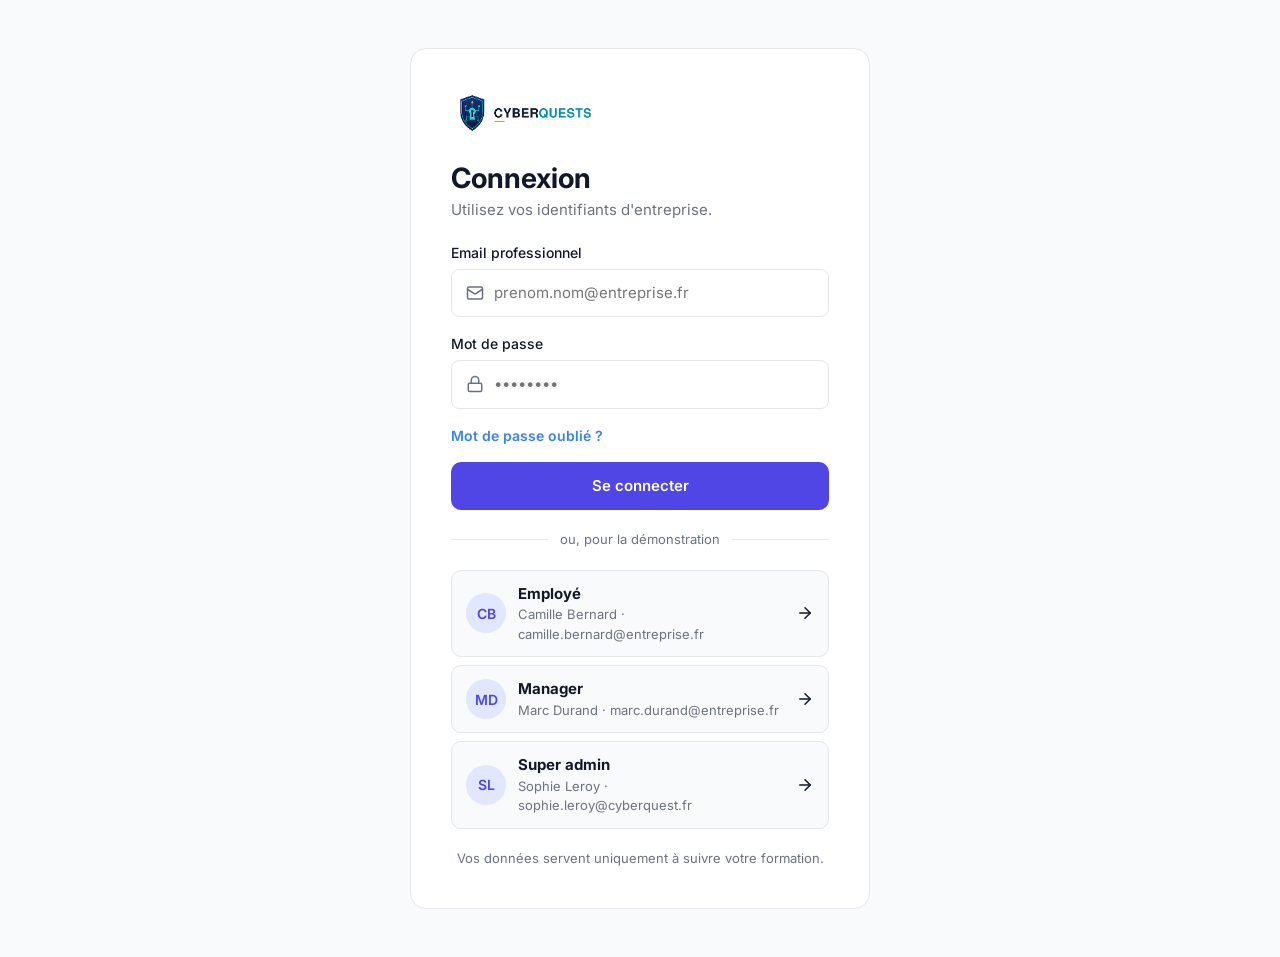
<file: jeu.html>
<!doctype html>
<html lang="fr">
<head>
  <meta charset="utf-8">
  <meta name="viewport" content="width=device-width, initial-scale=1">
  <title>Mini-jeu Phishing – CyberQuests</title>
  <link rel="preconnect" href="https://fonts.googleapis.com">
  <link rel="preconnect" href="https://fonts.gstatic.com" crossorigin>
  <link href="https://fonts.googleapis.com/css2?family=Inter:wght@400;500;600;700&display=swap" rel="stylesheet">
  <link rel="stylesheet" href="assets/css/style.css">
  <style>
    /* Barre de jeu */
    .gamebar { background: #fff; border-bottom: 1px solid var(--border); position: sticky; top: 0; z-index: 20; }
    .gamebar__inner { max-width: 1512px; margin: 0 auto; padding: 16px var(--page-x); display: grid; grid-template-columns: 1fr auto 1fr; align-items: center; gap: 16px; }
    .gamebar__quit { justify-self: start; display: inline-flex; align-items: center; gap: 8px; padding: 10px 14px; border: 1px solid var(--border); border-radius: 10px; color: var(--grey); font-weight: 500; font-size: 14px; }
    .gamebar__quit:hover { background: var(--bg); color: var(--ink); }
    .gamebar__mid { display: flex; flex-direction: column; align-items: center; gap: 8px; }
    .steps { display: flex; gap: 6px; }
    .steps span { width: 40px; height: 6px; border-radius: 3px; background: var(--border); }
    .steps span.is-done { background: var(--indigo); }
    .gamebar__time { justify-self: end; display: inline-flex; align-items: center; gap: 8px; color: var(--grey); font-weight: 500; font-size: 14px; }

    .stage { max-width: 1512px; margin: 0 auto; padding: 40px var(--page-x) 48px; display: flex; flex-direction: column; gap: 24px; }
    .stage--center { align-items: center; }
    .center-col { width: 100%; max-width: 860px; display: flex; flex-direction: column; gap: 24px; }
    .instructions { text-align: center; }
    .instructions h1 { font-size: 28px; }

    /* Faux mail */
    .mail { background: #fff; border: 1px solid var(--border); border-radius: var(--radius); }
    .mail__head { padding: 20px 24px; border-bottom: 1px solid var(--border); display: flex; flex-direction: column; gap: 10px; }
    .mail__subject { font-size: 20px; font-weight: 700; }
    .mail__body { padding: 24px; display: flex; flex-direction: column; gap: 16px; align-items: flex-start; }
    .mail__cta { display: inline-flex; align-items: center; gap: 8px; padding: 12px 20px; border-radius: 8px; background: var(--blue); color: #fff; font-weight: 600; }
    .mail__cta:hover { filter: brightness(.95); }
    .mail__att { display: inline-flex; align-items: center; gap: 12px; padding: 12px 16px; border: 1px solid var(--border); border-radius: 8px; background: var(--bg); text-align: left; }
    .mail__att:hover { border-color: var(--blue); }

    /* Indices surlignés */
    .hl { display: inline-flex; align-items: flex-start; gap: 6px; padding: 3px 8px; border-radius: 6px; background: var(--yellow); border: 1.5px solid var(--orange); }
    .hl--block { display: flex; width: 100%; }
    .num { width: 20px; height: 20px; border-radius: 50%; background: var(--orange); color: #fff; font-size: 12px; font-weight: 700; display: inline-flex; align-items: center; justify-content: center; flex-shrink: 0; margin-top: 1px; }
    .num--lg { width: 26px; height: 26px; font-size: 13px; }
    .tooltip { display: inline-block; padding: 8px 12px; border-radius: 8px; background: var(--ink); color: #fff; font-size: 13px; font-weight: 500; }

    /* Choix */
    #stage:focus { outline: none; }
    .choices { display: grid; grid-template-columns: repeat(3, 1fr); gap: 16px; }
    .choice { display: flex; flex-direction: column; gap: 8px; padding: 20px; border: 1px solid var(--border); border-radius: var(--radius); background: #fff; text-align: left; color: var(--indigo); }
    .choice:hover { border-color: var(--indigo); box-shadow: 0 0 0 3px var(--indigo-light); }
    .choice strong { color: var(--ink); font-size: 16px; }
    .choice span { color: var(--grey); font-size: 14px; }

    .banner { display: flex; align-items: center; gap: 16px; padding: 20px 24px; border-radius: var(--radius); }
    .banner--warm { background: var(--orange-light); border: 1px solid var(--orange); }
    .banner--good { background: var(--green-light); border: 1px solid var(--green); }
    .banner__icon { width: 44px; height: 44px; border-radius: 50%; background: #fff; display: inline-flex; align-items: center; justify-content: center; flex-shrink: 0; }

    .explain { display: grid; grid-template-columns: minmax(0, 1.15fr) minmax(0, 1fr); gap: 24px; align-items: start; }
    .hint { display: flex; gap: 12px; padding: 16px; border: 1px solid var(--border); border-radius: 10px; background: #fff; }
    .reflexe { padding: 16px; border-radius: 10px; background: var(--green-light); border: 1px solid var(--green); }

    .qcard { width: 100%; max-width: 760px; padding: 32px; border-radius: var(--radius-lg); display: flex; flex-direction: column; gap: 20px; }
    .result-list .list-row { padding: 12px 0; }

    @media (max-width: 900px) {
      .gamebar__inner { grid-template-columns: 1fr auto; }
      .gamebar__time { display: none; }
      .gamebar__quit span { display: none; }
      .choices, .explain { grid-template-columns: 1fr; }
    }
  </style>
</head>
<body>
  <header class="gamebar">
    <div class="gamebar__inner">
      <a class="gamebar__quit" href="accueil.html" id="quit"><span data-icon="x"></span><span>Quitter (progression sauvegardée)</span></a>
      <div class="gamebar__mid">
        <strong id="game-title"></strong>
        <div class="steps" id="steps" aria-hidden="true"></div>
        <span class="small muted" id="step-label"></span>
      </div>
      <span class="gamebar__time"><span data-icon="clock"></span><span id="time-left"></span></span>
    </div>
  </header>

  <main id="stage" class="stage" aria-live="polite" tabindex="-1"></main>

  <script src="assets/js/data.js"></script>
  <script src="assets/js/app.js"></script>
  <script src="assets/js/db.js"></script>
  <script>
    boot(null, async user => {
      $$("[data-icon]").forEach(s => s.outerHTML = icon(s.dataset.icon, 16));

      const G = DATA.game;
      const N = G.situations.length;
      /* La partie en cours et les résultats sont enregistrés dans le navigateur */
      const gameKey = "cq_game_" + user.id;
      const saved = Store.get(gameKey, null);
      const state = saved && saved.index < N ? saved : { index: 0, step: "mail", results: [] };
      if (state.step === "resultat") state.step = "mail";
      let verifChoice = null;

      $("#game-title").textContent = G.title;

      function save() { Store.set(gameKey, state); }

      function updateBar() {
        const finished = state.step === "resultat";
        const current = finished ? N : state.index + 1;
        $("#steps").innerHTML = G.situations.map((_, i) => `<span class="${i < current ? "is-done" : ""}"></span>`).join("");
        $("#step-label").textContent = finished ? "Partie terminée" : `Situation ${current} sur ${N}`;
        const left = finished ? 0 : (N - state.index) * G.minutesPerSituation;
        $("#time-left").textContent = finished ? "Terminé" : `≈ ${left} min restantes`;
      }

      /* Rendu du faux mail ; annotated = indices surlignés et numérotés */
      function mailHtml(s, annotated) {
        const wrap = (html, hint, block) => annotated && hint
          ? `<span class="hl ${block ? "hl--block" : ""}"><span class="num">${hint}</span><span>${html}</span></span>` : html;
        const body = s.body.map(p => `<p style="${annotated && p.hint ? "width:100%" : ""}">${wrap(esc(p.text), p.hint, true)}</p>`).join("");
        let cta = "";
        if (s.cta) {
          const btn = `<button class="mail__cta" data-action="cta" title="${annotated ? "" : esc(s.cta.real)}" ${annotated ? "disabled" : ""}>${icon("link", 16)}${esc(s.cta.label)}</button>`;
          cta = annotated
            ? `<div class="row" style="flex-wrap:wrap">${wrap(btn, s.cta.hint)}<span class="tooltip">Adresse réelle : ${esc(s.cta.real)}</span></div>`
            : btn;
        }
        let att = "";
        if (s.attachment) {
          const a = `<button class="mail__att" data-action="attachment" ${annotated ? "disabled" : ""}>${icon("paperclip", 18)}<span><strong style="display:block">${esc(s.attachment.name)}</strong><span class="small muted">${s.attachment.size}</span></span></button>`;
          att = wrap(a, s.attachment.hint);
        }
        return `
          <article class="mail" aria-label="Mail reçu">
            <div class="mail__head">
              <h2 class="mail__subject">${esc(s.subject)}</h2>
              <div class="row">
                <span class="avatar" style="width:36px;height:36px;font-size:13px">${s.fromInitials}</span>
                <div><div style="font-weight:600">${esc(s.fromName)}</div><div class="small muted">${wrap("&lt;" + esc(s.fromAddr) + "&gt;", s.fromHint)}</div></div>
              </div>
              <div class="small muted">À : moi · ${esc(s.date)}</div>
            </div>
            <div class="mail__body">
              ${body}${att}${cta}
              <p>${wrap(nl2br(s.signature.text), s.signature.hint)}</p>
            </div>
          </article>`;
      }

      function hintsHtml(s) {
        return `
          ${s.hints.map((h, i) => `
            <div class="hint"><span class="num num--lg">${i + 1}</span>
              <div><strong style="display:block">${esc(h.title)}</strong><span class="small muted">${esc(h.desc)}</span></div></div>`).join("")}
          <div class="reflexe">
            <div class="row" style="gap:8px;color:var(--green);font-weight:600;margin-bottom:6px">${icon("shield", 18)} Le bon réflexe</div>
            <p class="small">${esc(s.reflexe)}</p>
          </div>`;
      }

      function choose(correct) {
        state.results[state.index] = { firstTry: correct, verif: null };
        state.step = correct ? "bravo" : "explication";
        save(); render();
      }

      const VIEWS = {
        mail(s) {
          return `
            <div class="stage stage--center" style="padding:0">
              <div class="center-col">
                <div class="instructions"><h1>Vous recevez ce mail. Que faites-vous ?</h1><p class="muted">Lisez-le comme vous le feriez au bureau, puis choisissez une action.</p></div>
                ${mailHtml(s, false)}
                <div class="choices">
                  ${s.choices.map((c, i) => `<button class="choice" data-choice="${i}">${icon(c.icon, 22)}<strong>${esc(c.label)}</strong><span>${esc(c.desc)}</span></button>`).join("")}
                </div>
              </div>
            </div>`;
        },
        bravo(s) {
          return `
            <div class="banner banner--good">
              <span class="banner__icon" style="color:var(--green)">${icon("check", 22)}</span>
              <div><strong style="font-size:18px">Bien vu, c'était bien un piège !</strong>
                <p class="muted">Vous avez eu le bon réflexe en signalant ce mail. Voici les indices qui le trahissaient.</p></div>
            </div>
            <div class="explain">
              <div class="stack" style="gap:12px"><span class="label-caps">Le mail, avec les indices surlignés</span>${mailHtml(s, true)}</div>
              <div class="stack" style="gap:12px"><span class="label-caps">Les indices que vous avez repérés</span>${hintsHtml(s)}</div>
            </div>
            <div class="row" style="justify-content:flex-end"><button class="btn btn--primary" data-next>Continuer ${icon("arrowRight", 18)}</button></div>`;
        },
        explication(s) {
          return `
            <div class="banner banner--warm">
              <span class="banner__icon" style="color:var(--orange)">${icon("heart", 22)}</span>
              <div><strong style="font-size:18px">Oups, c'était un piège… pas d'inquiétude, c'est fait pour apprendre !</strong>
                <p class="muted">Dans la vraie vie, cette action aurait pu donner accès à vos données. Voici les ${s.hints.length} indices qui pouvaient vous alerter.</p></div>
            </div>
            <div class="explain">
              <div class="stack" style="gap:12px"><span class="label-caps">Le mail, avec les indices surlignés</span>${mailHtml(s, true)}</div>
              <div class="stack" style="gap:12px"><span class="label-caps">Ce qu'il fallait repérer</span>${hintsHtml(s)}</div>
            </div>
            <div class="row" style="justify-content:flex-end"><button class="btn btn--primary" data-next>J'ai compris, continuer ${icon("arrowRight", 18)}</button></div>`;
        },
        verif(s) {
          const v = s.verif;
          const answered = verifChoice !== null;
          const ok = answered && verifChoice === v.correct;
          const last = state.index === N - 1;
          return `
            <div class="stage stage--center" style="padding:16px 0 0">
              <div class="card qcard">
                <span class="tag tag--indigo" style="align-self:flex-start;font-weight:600">Vérifions que c'est clair</span>
                <h1 style="font-size:24px">${esc(v.question)}</h1>
                <div class="stack" style="gap:12px" role="radiogroup">
                  ${v.options.map((o, i) => {
                    let cls = "";
                    if (answered && i === v.correct) cls = "is-correct";
                    else if (answered && i === verifChoice) cls = "is-wrong";
                    return `<button class="option ${cls}" data-opt="${i}" role="radio" aria-checked="${i === verifChoice}" ${answered ? "disabled" : ""}>
                      <span class="option__radio">${cls === "is-correct" ? icon("check", 14) : cls === "is-wrong" ? icon("x", 14) : ""}</span>
                      <span style="${cls === "is-correct" ? "font-weight:600" : ""}">${esc(o)}</span></button>`;
                  }).join("")}
                </div>
                ${answered ? `
                  <div class="alert ${ok ? "alert--success" : "alert--warning"}">
                    <span style="color:${ok ? "var(--green)" : "var(--orange)"}">${icon(ok ? "check" : "bulb", 20)}</span>
                    <div><strong style="color:${ok ? "var(--green)" : "var(--orange)"}">${ok ? "Exactement !" : "Pas tout à fait, la bonne réponse est surlignée."}</strong>
                    <p>${esc(v.explanation)}</p></div>
                  </div>
                  <div class="row" style="justify-content:flex-end"><button class="btn btn--primary" data-next>${last ? "Voir mon résultat" : "Situation suivante"} ${icon("arrowRight", 18)}</button></div>` : ""}
              </div>
            </div>`;
        },
        resultat() {
          const firstTry = state.results.filter(r => r && r.firstTry).length;
          const perfect = firstTry === N;
          return `
            <div class="stage stage--center" style="padding:16px 0 0">
              <div class="card qcard" style="text-align:center;align-items:center">
                <span class="icon-box ${perfect ? "icon-box--green" : ""}" style="width:64px;height:64px;border-radius:50%">${icon("shield", 32)}</span>
                <h1 style="font-size:28px">${perfect ? "Parcours réussi sans faute !" : "Mini-jeu terminé, bravo !"}</h1>
                <p class="muted" style="max-width:520px">Vous avez déjoué <strong style="color:var(--ink)">${firstTry} piège${firstTry > 1 ? "s" : ""} sur ${N}</strong> du premier coup. ${perfect ? "Aucun piège ne vous a échappé." : "Les autres sont maintenant compris : c'est ce qui compte."}</p>
                <div class="result-list" style="width:100%;text-align:left">
                  ${G.situations.map((s, i) => {
                    const r = state.results[i] || {};
                    return `<div class="list-row">
                      <span class="status-dot ${r.firstTry ? "icon-box--green" : "icon-box--orange"}">${icon(r.firstTry ? "check" : "bulb", 16)}</span>
                      <div class="grow"><div style="font-weight:600">${esc(s.subject)}</div><div class="small muted">${r.firstTry ? "Repéré du premier coup" : "Compris grâce à l'explication"}</div></div>
                      <span class="tag ${r.firstTry ? "tag--green" : "tag--orange"}">${r.firstTry ? "Déjoué" : "Compris"}</span></div>`;
                  }).join("")}
                </div>
                <div class="row" style="flex-wrap:wrap;justify-content:center">
                  <button class="btn btn--secondary" id="replay">${icon("rotate", 18)} Rejouer</button>
                  <a class="btn btn--primary" href="progression.html">Voir ma progression ${icon("arrowRight", 18)}</a>
                </div>
              </div>
            </div>`;
        }
      };

      function render() {
        updateBar();
        const s = G.situations[state.index];
        $("#stage").innerHTML = VIEWS[state.step](s);
        window.scrollTo({ top: 0 });
        /* Le focus revient au début du nouveau contenu : Tab mène directement aux choix */
        $("#stage").focus({ preventScroll: true });

        $$("[data-choice]").forEach(b => b.addEventListener("click", () => choose(s.choices[+b.dataset.choice].correct)));
        $$('[data-action="cta"]:not([disabled]), [data-action="attachment"]:not([disabled])').forEach(b => b.addEventListener("click", () => choose(false)));
        $$("[data-opt]").forEach(b => b.addEventListener("click", () => {
          verifChoice = +b.dataset.opt;
          state.results[state.index].verif = verifChoice === s.verif.correct;
          save(); render();
        }));
        const next = $("[data-next]");
        if (next) next.addEventListener("click", () => {
          if (state.step === "bravo" || state.step === "explication") { state.step = "verif"; verifChoice = null; }
          else if (state.step === "verif") {
            verifChoice = null;
            if (state.index < N - 1) { state.index++; state.step = "mail"; }
            else finish();
          }
          if (state.step !== "resultat") save();
          render();
        });
        const replay = $("#replay");
        if (replay) replay.addEventListener("click", () => { Store.remove(gameKey); location.reload(); });
      }

      function finish() {
        state.step = "resultat";
        Store.remove(gameKey);
        Progress.addResult(user.id, { firstTry: state.results.filter(r => r && r.firstTry).length, total: N });
        Progress.complete(user.id, G.parcoursId);
      }

      if (saved && saved.index > 0 && saved.index < N) toast("Reprise là où vous vous étiez arrêté.");
      render();
    }, ["game"]);
  </script>
</body>
</html>
</file>
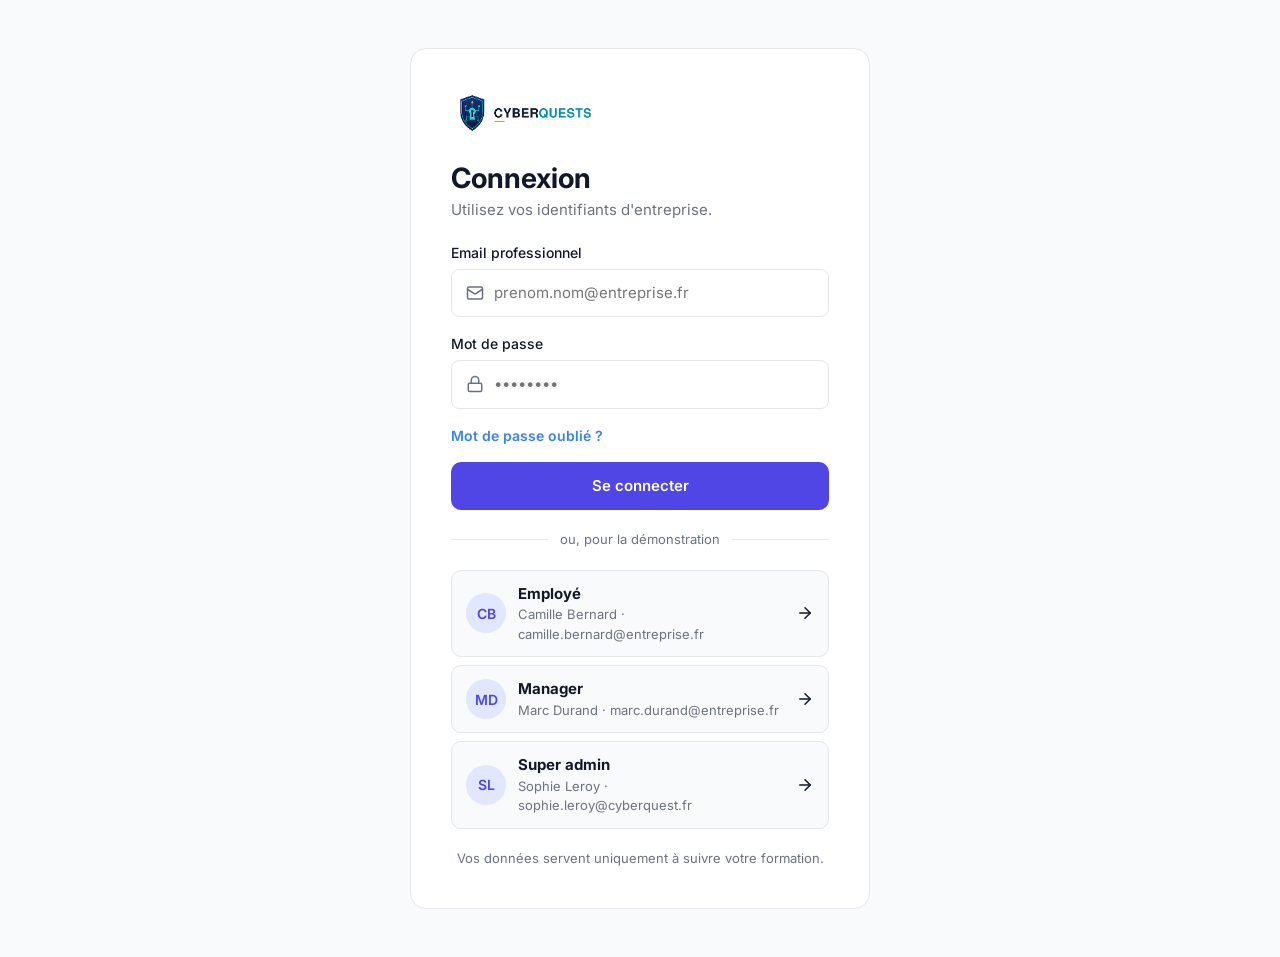
<file: progression.html>
<!doctype html>
<html lang="fr">
<head>
  <meta charset="utf-8">
  <meta name="viewport" content="width=device-width, initial-scale=1">
  <title>Ma progression – CyberQuests</title>
  <link rel="preconnect" href="https://fonts.googleapis.com">
  <link rel="preconnect" href="https://fonts.gstatic.com" crossorigin>
  <link href="https://fonts.googleapis.com/css2?family=Inter:wght@400;500;600;700&display=swap" rel="stylesheet">
  <link rel="stylesheet" href="assets/css/style.css">
  <style>
    .summary { display: flex; align-items: center; gap: 32px; flex-wrap: wrap; }
    .summary__main { flex: 1; min-width: 260px; display: flex; flex-direction: column; gap: 10px; }
    .cheer { display: flex; align-items: center; gap: 12px; padding: 14px 18px; border-radius: var(--radius); background: var(--green-light); }
    .revoir { display: flex; align-items: center; gap: 12px; padding: 14px; border: 1px solid var(--border); border-radius: 10px; background: var(--bg); }
  </style>
</head>
<body>
  <header id="app-header"></header>
  <main>
    <div class="container">
      <div class="page-header">
        <div>
          <h1 class="page-title">Ma progression</h1>
          <p class="page-subtitle">Formation obligatoire · à terminer avant le 15 décembre</p>
        </div>
        <a class="btn btn--primary" href="jeu.html" id="continue"></a>
      </div>

      <div class="card summary" id="summary"></div>

      <div class="cols">
        <section class="card">
          <h2 class="card__title" style="margin-bottom:4px">Mes parcours</h2>
          <div id="parcours"></div>
        </section>
        <div class="stack">
          <section class="card stack" style="gap:12px">
            <h2 class="card__title">À revoir quand vous voulez</h2>
            <p class="small muted">Ces notions vous ont posé difficulté. Rejouer un mini-jeu de 5 min suffit souvent à les fixer.</p>
            <div class="stack" style="gap:12px" id="revoir"></div>
          </section>
          <section class="card stack" style="gap:8px" id="history-card" hidden>
            <h2 class="card__title">Mes dernières parties</h2>
            <div id="history"></div>
          </section>
        </div>
      </div>

      <p class="note"><span data-icon="info"></span>Votre manager voit votre avancement, pas le détail de vos réponses.</p>
    </div>
  </main>

  <script src="assets/js/data.js"></script>
  <script src="assets/js/app.js"></script>
  <script src="assets/js/db.js"></script>
  <script>
    boot(null, async user => {
      renderHeader("progression");
      $$("[data-icon]").forEach(s => s.outerHTML = icon(s.dataset.icon, 16));

      const person = DATA.me;
      const { rows, assigned } = personParcours(person);
      const total = DATA.parcours.length;
      const history = DATA.history;
      const lastGame = history[history.length - 1];

      /* Bouton « Continuer » : d'abord un quiz assigné, sinon le prochain parcours */
      const next = assigned[0] ? assigned[0].name.replace("Quiz : ", "") : (rows.find(r => r.status === "todo") || {}).name;
      $("#continue").innerHTML = next ? `${icon("play", 18)} Continuer : ${esc(next)}` : `${icon("rotate", 18)} Rejouer un mini-jeu`;

      const remaining = total - person.done;
      $("#summary").innerHTML = `
        <div class="summary__main">
          <strong style="font-size:24px">${person.done} / ${total} parcours terminés</strong>
          ${progressBar(person.done, total)}
          <span class="small muted">${remaining ? `Encore ${remaining} parcours, soit environ ${remaining * 10} minutes.` : "Formation terminée, félicitations !"}</span>
        </div>
        <div class="cheer">
          <span style="color:var(--green)">${icon("shield", 24)}</span>
          <div><strong style="color:var(--green)">Bravo, vous progressez bien !</strong>
            <div class="small">${lastGame ? `Dernière partie : ${lastGame.firstTry}/${lastGame.total} pièges déjoués du premier coup` : "Chaque mini-jeu vous rend plus difficile à piéger."}</div></div>
        </div>`;

      /* Liste des parcours, avec les quiz assignés par le manager */
      const actionFor = r => r.status === "done" ? "" :
        `<a class="link" href="jeu.html">${r.status === "rev" ? "Rejouer" : r.status === "wait" ? "Jouer" : "Commencer"}</a>`;
      const list = [...rows];
      const insertAt = list.findIndex(r => r.status === "todo");
      list.splice(insertAt < 0 ? list.length : insertAt, 0, ...assigned.map(a => ({ ...a, meta: a.meta.replace("Assigné", "Assigné par votre manager") })));
      $("#parcours").innerHTML = list.map(r => statusRow(r.name, r.meta, r.status, actionFor(r))).join("");

      /* Notions à revoir */
      const DESC = { pj: "Les fichiers .zip et .exe inattendus", qr: "Vérifier l'adresse avant de scanner", mdp: "Une phrase de passe différente par compte" };
      $("#revoir").innerHTML = person.notions.length ? person.notions.map(id => `
        <div class="revoir">
          <div class="grow"><strong style="display:block">${quizById(id).name}</strong><span class="small muted">${DESC[id] || ""}</span></div>
          <a class="link" href="jeu.html">${icon("rotate", 16)} Rejouer</a>
        </div>`).join("") : '<p class="alert alert--success">Rien à revoir pour le moment, bravo !</p>';

      if (history.length) {
        $("#history-card").hidden = false;
        $("#history").innerHTML = history.slice(-3).reverse().map(h =>
          `<div class="list-row" style="padding:10px 0"><span class="grow">Mini-jeu Phishing · ${esc(h.date)}</span><span class="tag tag--indigo">${h.firstTry}/${h.total} du premier coup</span></div>`).join("");
      }
    }, ["history"]);
  </script>
</body>
</html>
</file>
<file: assets/css/style.css>
/* =========================================================
   CyberQuest – feuille de style commune
   Couleurs et typographie reprises de la charte graphique
   ========================================================= */

:root {
  --indigo: #4F46E5;
  --indigo-dark: #4338CA;
  --indigo-light: #E0E7FF;
  --ink: #111827;
  --grey: #6B7280;
  --border: #E5E7EB;
  --bg: #F9FAFB;
  --white: #FFFFFF;
  --blue: #3B82F6;
  --green: #16A34A;
  --green-light: #DCFCE7;
  --orange: #C2410C;
  --orange-light: #FFEDD5;
  --red: #DC2626;
  --red-light: #FEE2E2;
  --yellow: #FEF08A;
  --grey-light: #F3F4F6;

  --radius-sm: 8px;
  --radius: 12px;
  --radius-lg: 16px;
  --shadow: 0 12px 32px rgba(17, 24, 39, 0.18);
  --page-x: 48px;
}

* { box-sizing: border-box; }

html, body { margin: 0; }

body {
  font-family: "Inter", system-ui, -apple-system, "Segoe UI", sans-serif;
  font-size: 15px;
  line-height: 1.5;
  color: var(--ink);
  background: var(--bg);
  min-height: 100vh;
  display: flex;
  flex-direction: column;
}

h1, h2, h3, h4, p { margin: 0; }
a { color: inherit; text-decoration: none; }
button { font: inherit; color: inherit; cursor: pointer; border: 0; background: none; padding: 0; }
input, select, textarea { font: inherit; color: inherit; }
img { display: block; max-width: 100%; }
svg { flex-shrink: 0; }
[hidden] { display: none !important; }

.sr-only {
  position: absolute; width: 1px; height: 1px; padding: 0; margin: -1px;
  overflow: hidden; clip-path: inset(50%); border: 0;
}

:focus-visible { outline: 3px solid var(--indigo); outline-offset: 2px; border-radius: 6px; }

/* ---------- Mise en page ---------- */
main { flex: 1; }

.container {
  width: 100%;
  max-width: 1512px;
  margin: 0 auto;
  padding: 36px var(--page-x) 48px;
  display: flex;
  flex-direction: column;
  gap: 24px;
}

.container--narrow { max-width: 976px; }

.page-header {
  display: flex;
  align-items: center;
  justify-content: space-between;
  gap: 16px;
  flex-wrap: wrap;
}

.page-title { font-size: 32px; font-weight: 700; line-height: 1.2; }
.page-subtitle { font-size: 16px; color: var(--grey); margin-top: 8px; }

.cols { display: grid; grid-template-columns: 1fr 440px; gap: 24px; align-items: start; }
.stack { display: flex; flex-direction: column; gap: 24px; }
.row { display: flex; align-items: center; gap: 12px; }
.row--between { justify-content: space-between; }
.grow { flex: 1; min-width: 0; }

.muted { color: var(--grey); }
.small { font-size: 13px; }
.label-caps {
  font-size: 12px; font-weight: 600; letter-spacing: .04em;
  text-transform: uppercase; color: var(--grey);
}

/* ---------- Header ---------- */
.header {
  background: var(--white);
  border-bottom: 1px solid var(--border);
  position: sticky;
  top: 0;
  z-index: 20;
}

.header__inner {
  max-width: 1512px;
  margin: 0 auto;
  height: 84px;
  padding: 0 var(--page-x);
  display: flex;
  align-items: center;
  justify-content: space-between;
  gap: 16px;
}

.logo img { height: 44px; width: auto; }

.nav { display: flex; gap: 4px; }

.nav a {
  padding: 8px 14px;
  border-radius: var(--radius-sm);
  font-weight: 500;
  font-size: 14px;
  color: var(--grey);
  white-space: nowrap;
}

.nav a:hover { background: var(--bg); color: var(--ink); }
.nav a.is-active { background: var(--indigo-light); color: var(--indigo); font-weight: 600; }

.header__right { display: flex; align-items: center; gap: 12px; position: relative; }

.icon-btn {
  position: relative;
  width: 46px; height: 46px;
  display: inline-flex; align-items: center; justify-content: center;
  border: 1px solid var(--border);
  border-radius: var(--radius);
  background: var(--bg);
  color: var(--grey);
}

.icon-btn:hover { background: var(--white); }

.icon-btn .dot {
  position: absolute; top: 9px; right: 10px;
  width: 8px; height: 8px; border-radius: 50%;
  background: var(--red);
}

.profile-btn {
  display: inline-flex; align-items: center; gap: 8px;
  padding: 12px 16px;
  border: 1px solid var(--border);
  border-radius: var(--radius);
  background: var(--bg);
  font-weight: 600; font-size: 14px;
  color: var(--ink);
}

.profile-btn svg { color: var(--grey); }

.dropdown {
  position: absolute;
  top: calc(100% + 8px);
  right: 0;
  min-width: 280px;
  background: var(--white);
  border: 1px solid var(--border);
  border-radius: var(--radius);
  box-shadow: var(--shadow);
  padding: 8px;
  display: none;
  z-index: 30;
}

.dropdown.is-open { display: block; }
.dropdown__head { padding: 10px 12px 12px; border-bottom: 1px solid var(--border); margin-bottom: 6px; }
.dropdown a, .dropdown button.dropdown__item {
  display: flex; align-items: center; gap: 10px;
  width: 100%; text-align: left;
  padding: 10px 12px; border-radius: var(--radius-sm);
  font-size: 14px; font-weight: 500;
}
.dropdown a:hover, .dropdown button.dropdown__item:hover { background: var(--bg); }
.notif { padding: 10px 12px; border-radius: var(--radius-sm); font-size: 14px; }
.notif + .notif { border-top: 1px solid var(--border); }

/* ---------- Boutons ---------- */
.btn {
  display: inline-flex; align-items: center; justify-content: center; gap: 8px;
  padding: 12px 18px;
  border-radius: 10px;
  font-weight: 600; font-size: 15px;
  border: 1px solid transparent;
  white-space: nowrap;
  transition: background .15s, border-color .15s;
}

.btn--primary { background: var(--indigo); color: var(--white); }
.btn--primary:hover { background: var(--indigo-dark); }
.btn--secondary { background: var(--white); color: var(--ink); border-color: var(--border); }
.btn--secondary:hover { background: var(--bg); }
.btn--danger { background: var(--red); color: var(--white); }
.btn--danger:hover { background: #B91C1C; }
.btn--block { width: 100%; }
.btn--sm { padding: 9px 14px; font-size: 14px; }
.btn:disabled { opacity: .5; cursor: not-allowed; }

.link {
  display: inline-flex; align-items: center; gap: 6px;
  color: var(--blue); font-weight: 600; font-size: 14px;
}
.link:hover { text-decoration: underline; }

.square-btn {
  width: 34px; height: 34px;
  display: inline-flex; align-items: center; justify-content: center;
  border: 1px solid var(--border); border-radius: var(--radius-sm);
  background: var(--white); color: var(--grey);
}
.square-btn:hover { background: var(--bg); color: var(--ink); }
.square-btn--danger { color: var(--red); }

/* ---------- Cartes ---------- */
.card {
  background: var(--white);
  border: 1px solid var(--border);
  border-radius: var(--radius);
  padding: 24px;
}

.card__title { font-size: 20px; font-weight: 600; }
.card__subtitle { font-size: 14px; color: var(--grey); margin-top: 4px; }
.card--flush { padding: 0; overflow: hidden; }

.icon-box {
  width: 48px; height: 48px;
  display: inline-flex; align-items: center; justify-content: center;
  border-radius: var(--radius);
  background: var(--indigo-light);
  color: var(--indigo);
  flex-shrink: 0;
}
.icon-box--sm { width: 40px; height: 40px; border-radius: var(--radius-sm); }
.icon-box--round { border-radius: 50%; background: var(--grey-light); color: var(--ink); }
.icon-box--green { background: var(--green-light); color: var(--green); }
.icon-box--orange { background: var(--orange-light); color: var(--orange); }
.icon-box--red { background: var(--red-light); color: var(--red); }
.icon-box--grey { background: var(--grey-light); color: var(--grey); }

/* ---------- Tags ---------- */
.tag {
  display: inline-flex; align-items: center;
  padding: 4px 10px;
  border-radius: 999px;
  font-size: 12px; font-weight: 500;
  white-space: nowrap;
}
.tag--indigo { background: var(--indigo-light); color: var(--indigo); }
.tag--green { background: var(--green-light); color: var(--green); }
.tag--orange { background: var(--orange-light); color: var(--orange); }
.tag--red { background: var(--red-light); color: var(--red); }
.tag--grey { background: var(--grey-light); color: var(--grey); }

/* ---------- Barre de progression ---------- */
.progress {
  height: 8px; width: 100%;
  background: var(--border);
  border-radius: 4px; overflow: hidden;
}
.progress > span { display: block; height: 100%; background: var(--indigo); border-radius: 4px; }
.progress--red > span { background: var(--red); }
.progress--orange > span { background: var(--orange); }
.progress--green > span { background: var(--green); }

/* ---------- Formulaires ---------- */
.field { display: flex; flex-direction: column; gap: 6px; }
.field__label { font-size: 14px; font-weight: 500; }
.field__hint { font-size: 13px; color: var(--grey); font-weight: 400; }
.field__error { font-size: 13px; color: var(--red); display: none; }
.field.has-error .field__error { display: block; }
.field.has-error .input { border-color: var(--red); }

.input {
  display: flex; align-items: center; gap: 10px;
  padding: 0 14px;
  min-height: 46px;
  border: 1px solid var(--border);
  border-radius: var(--radius-sm);
  background: var(--white);
  color: var(--grey);
}
.input:focus-within { border-color: var(--indigo); box-shadow: 0 0 0 3px var(--indigo-light); }
.input input, .input select, .input textarea {
  flex: 1; min-width: 0;
  border: 0; outline: 0; background: transparent;
  color: var(--ink); font-size: 15px;
  padding: 12px 0;
}
.input select { appearance: none; cursor: pointer; }
.input textarea { resize: vertical; min-height: 72px; line-height: 1.5; }
.input--error { border-color: var(--red); border-width: 1.5px; }

.checkbox { display: inline-flex; align-items: center; gap: 10px; font-size: 14px; cursor: pointer; }
.checkbox input { width: 18px; height: 18px; accent-color: var(--indigo); }

/* Options radio (quiz, choix) */
.option {
  display: flex; align-items: center; gap: 12px;
  padding: 14px 16px;
  border: 1px solid var(--border);
  border-radius: 10px;
  background: var(--white);
  cursor: pointer;
  text-align: left;
  width: 100%;
}
.option:hover { border-color: #C7D2FE; }
.option:has(input:focus-visible) { outline: 3px solid var(--indigo); outline-offset: 2px; }
.option input { position: absolute; opacity: 0; pointer-events: none; }
.option__radio {
  width: 22px; height: 22px; border-radius: 50%;
  border: 2px solid var(--border);
  display: inline-flex; align-items: center; justify-content: center;
  flex-shrink: 0; color: var(--white);
}
.option.is-selected { border: 2px solid var(--indigo); background: var(--indigo-light); padding: 13px 15px; }
.option.is-selected .option__radio { background: var(--indigo); border-color: var(--indigo); }
.option.is-correct { border: 2px solid var(--green); background: var(--green-light); padding: 13px 15px; }
.option.is-correct .option__radio { background: var(--green); border-color: var(--green); }
.option.is-wrong { border: 2px solid var(--orange); background: var(--orange-light); padding: 13px 15px; }
.option.is-wrong .option__radio { background: var(--orange); border-color: var(--orange); }
.option[disabled] { cursor: default; }

/* ---------- Alertes / bandeaux ---------- */
.alert {
  display: flex; gap: 12px; align-items: flex-start;
  padding: 14px 16px;
  border-radius: 10px;
  font-size: 14px;
}
.alert--error { background: var(--red-light); border: 1px solid var(--red); color: var(--red); font-weight: 500; }
.alert--info { background: var(--white); border: 1px solid var(--border); color: var(--grey); }
.alert--success { background: var(--green-light); color: var(--ink); }
.alert--warning { background: var(--orange-light); border: 1px solid var(--orange); }

.note { display: flex; align-items: center; gap: 8px; font-size: 13px; color: var(--grey); }

/* ---------- Modale ---------- */
.modal-overlay {
  position: fixed; inset: 0;
  background: rgba(17, 24, 39, .45);
  display: flex; align-items: center; justify-content: center;
  padding: 24px;
  z-index: 50;
}
.modal-overlay[hidden] { display: none; }

.modal {
  width: 100%; max-width: 580px;
  max-height: calc(100vh - 48px);
  overflow: auto;
  background: var(--white);
  border-radius: var(--radius-lg);
  box-shadow: var(--shadow);
  display: flex; flex-direction: column;
}
.modal--sm { max-width: 480px; }
.modal__head { display: flex; align-items: flex-start; gap: 12px; padding: 24px 24px 16px; }
.modal__title { font-size: 22px; font-weight: 700; }
.modal__body { padding: 0 24px 24px; display: flex; flex-direction: column; gap: 16px; }
.modal__foot {
  display: flex; justify-content: flex-end; gap: 12px; flex-wrap: wrap;
  padding: 16px 24px;
  background: var(--bg);
  border-top: 1px solid var(--border);
}

/* ---------- Toast ---------- */
.toast {
  position: fixed; right: 48px; bottom: 48px;
  display: flex; align-items: center; gap: 12px;
  max-width: calc(100vw - 32px);
  padding: 14px 18px;
  background: var(--ink); color: var(--white);
  border-radius: var(--radius);
  font-weight: 500;
  box-shadow: var(--shadow);
  z-index: 60;
  animation: toast-in .25s ease-out;
}
.toast svg { color: #73E699; }
.toast button, .toast a { color: #A5B4FC; font-weight: 600; }
@keyframes toast-in { from { transform: translateY(12px); opacity: 0; } to { transform: none; opacity: 1; } }

/* ---------- Tableaux / listes ---------- */
.table { width: 100%; border-collapse: collapse; }
.table th {
  text-align: left; padding: 12px 24px;
  background: var(--bg);
  border-top: 1px solid var(--border); border-bottom: 1px solid var(--border);
  font-size: 12px; font-weight: 600; text-transform: uppercase; letter-spacing: .04em;
  color: var(--grey);
}
.table td { padding: 16px 24px; border-bottom: 1px solid var(--border); vertical-align: middle; }
.table tr:last-child td { border-bottom: 0; }
.table tr.is-clickable { cursor: pointer; }
.table tr.is-clickable:hover td { background: var(--bg); }
.table tr.is-new td { background: var(--green-light); }
.table tr.is-new .tag--green { background: var(--white); }

.avatar {
  width: 40px; height: 40px; border-radius: 50%;
  background: var(--indigo-light); color: var(--indigo);
  display: inline-flex; align-items: center; justify-content: center;
  font-weight: 600; font-size: 14px; flex-shrink: 0;
}
.avatar--lg { width: 64px; height: 64px; font-size: 22px; }

.list-row {
  display: flex; align-items: center; gap: 16px;
  padding: 14px 0;
  border-bottom: 1px solid var(--border);
}
.list-row:last-child { border-bottom: 0; }
.status-dot {
  width: 32px; height: 32px; border-radius: 50%;
  display: inline-flex; align-items: center; justify-content: center; flex-shrink: 0;
}

.breadcrumb { display: flex; align-items: center; gap: 6px; font-size: 14px; color: var(--grey); }
.breadcrumb a { color: var(--blue); font-weight: 600; display: inline-flex; align-items: center; gap: 4px; }

.empty { padding: 32px 24px; text-align: center; color: var(--grey); }

/* ---------- Responsive ---------- */
@media (max-width: 1100px) {
  .cols { grid-template-columns: 1fr; }
}

@media (max-width: 760px) {
  :root { --page-x: 16px; }
  .header__inner { height: auto; padding-top: 12px; padding-bottom: 12px; flex-wrap: wrap; }
  .nav { order: 3; width: 100%; flex-wrap: wrap; }
  .nav a { padding: 8px 10px; }
  .logo img { height: 36px; }
  .profile-btn span.profile-name { display: none; }
  .page-title { font-size: 26px; }
  .table-wrap { overflow-x: auto; }
  .toast { right: 16px; bottom: 16px; }

  /* Tableaux en cartes empilées : chaque ligne devient un bloc lisible sans défilement horizontal */
  .table--stack thead { position: absolute; width: 1px; height: 1px; overflow: hidden; clip-path: inset(50%); }
  .table--stack tr { display: flex; flex-wrap: wrap; align-items: center; gap: 10px 12px; padding: 16px; border-bottom: 1px solid var(--border); }
  .table--stack tr:last-child { border-bottom: 0; }
  .table--stack td { display: block; flex: 1 1 100%; padding: 0; border: 0; width: auto; }
  .table--stack td.td-inline { flex: 0 1 auto; }
  .table--stack td.td-end { margin-left: auto; }
  .table--stack td[data-label]::before { content: attr(data-label); color: var(--grey); }
  .table--stack tr.is-new { background: var(--green-light); }
  .table--stack .empty { flex-basis: 100%; }
}
</file>
